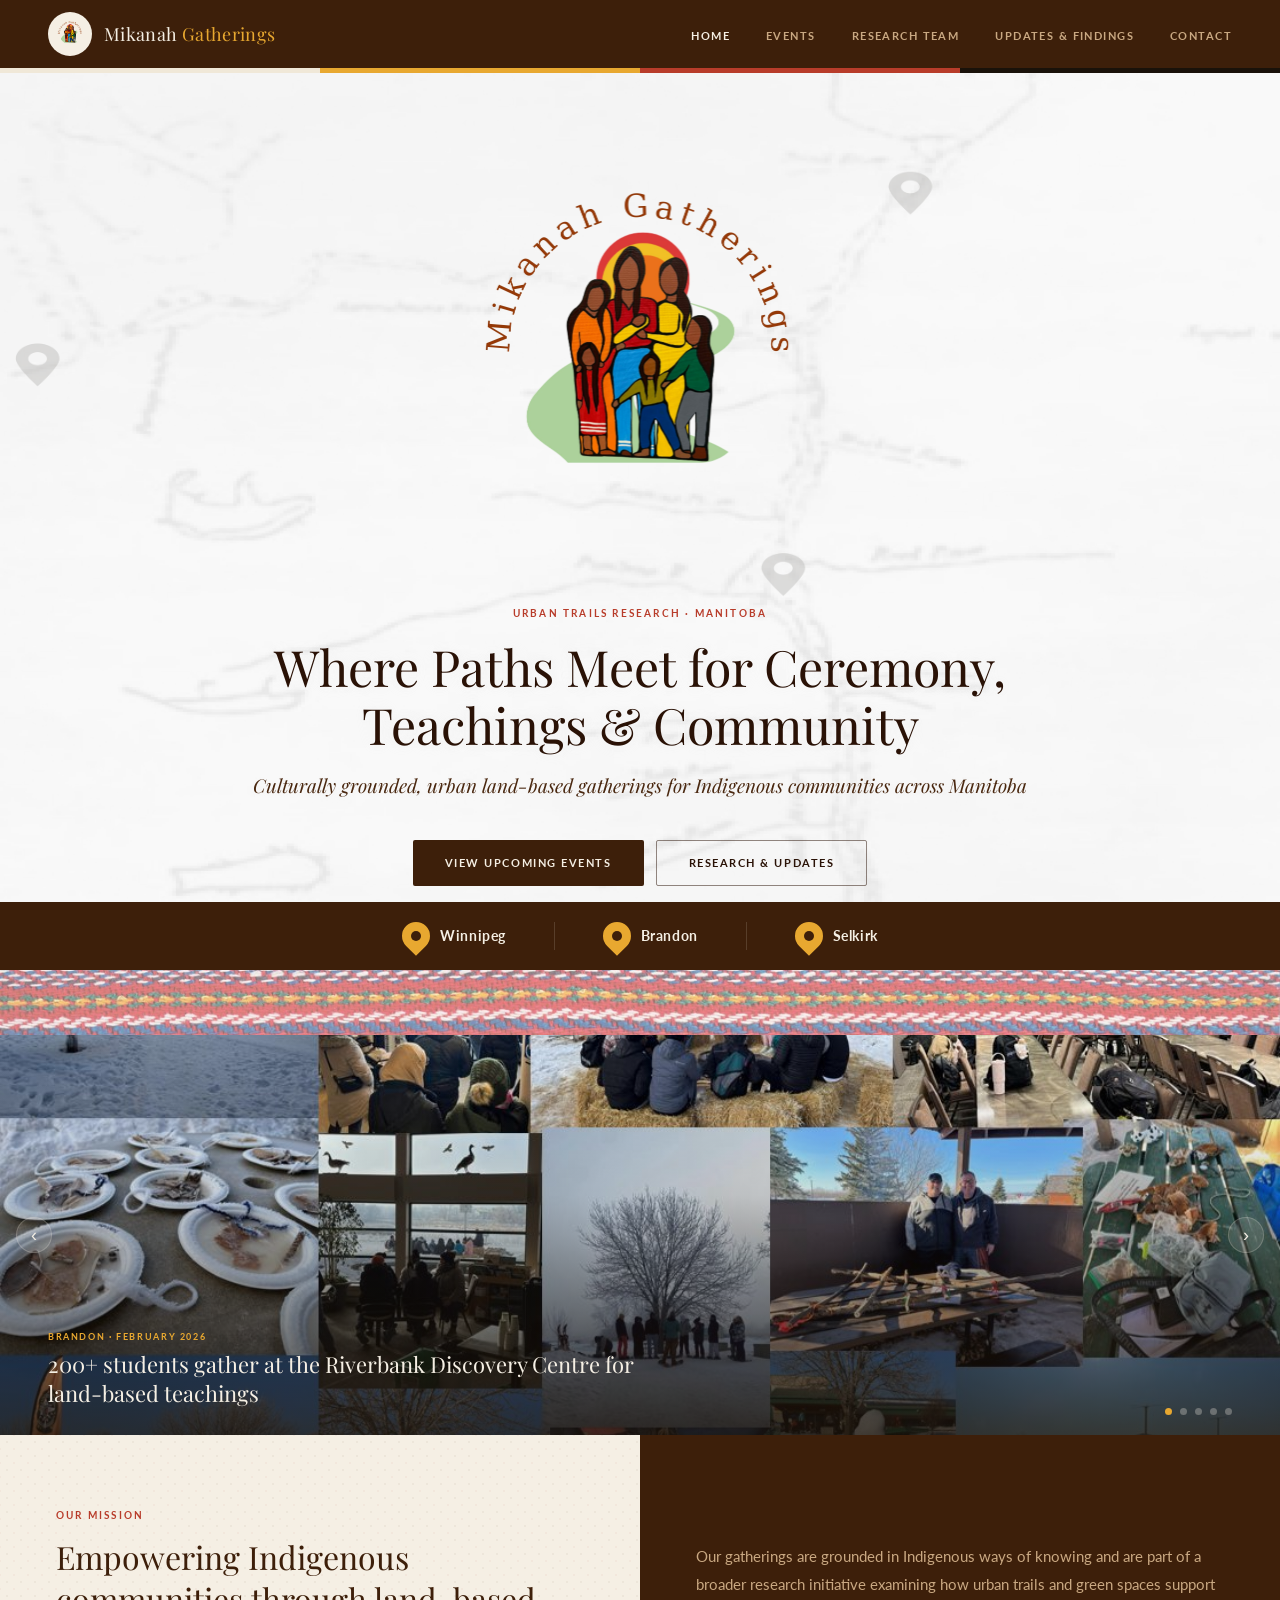
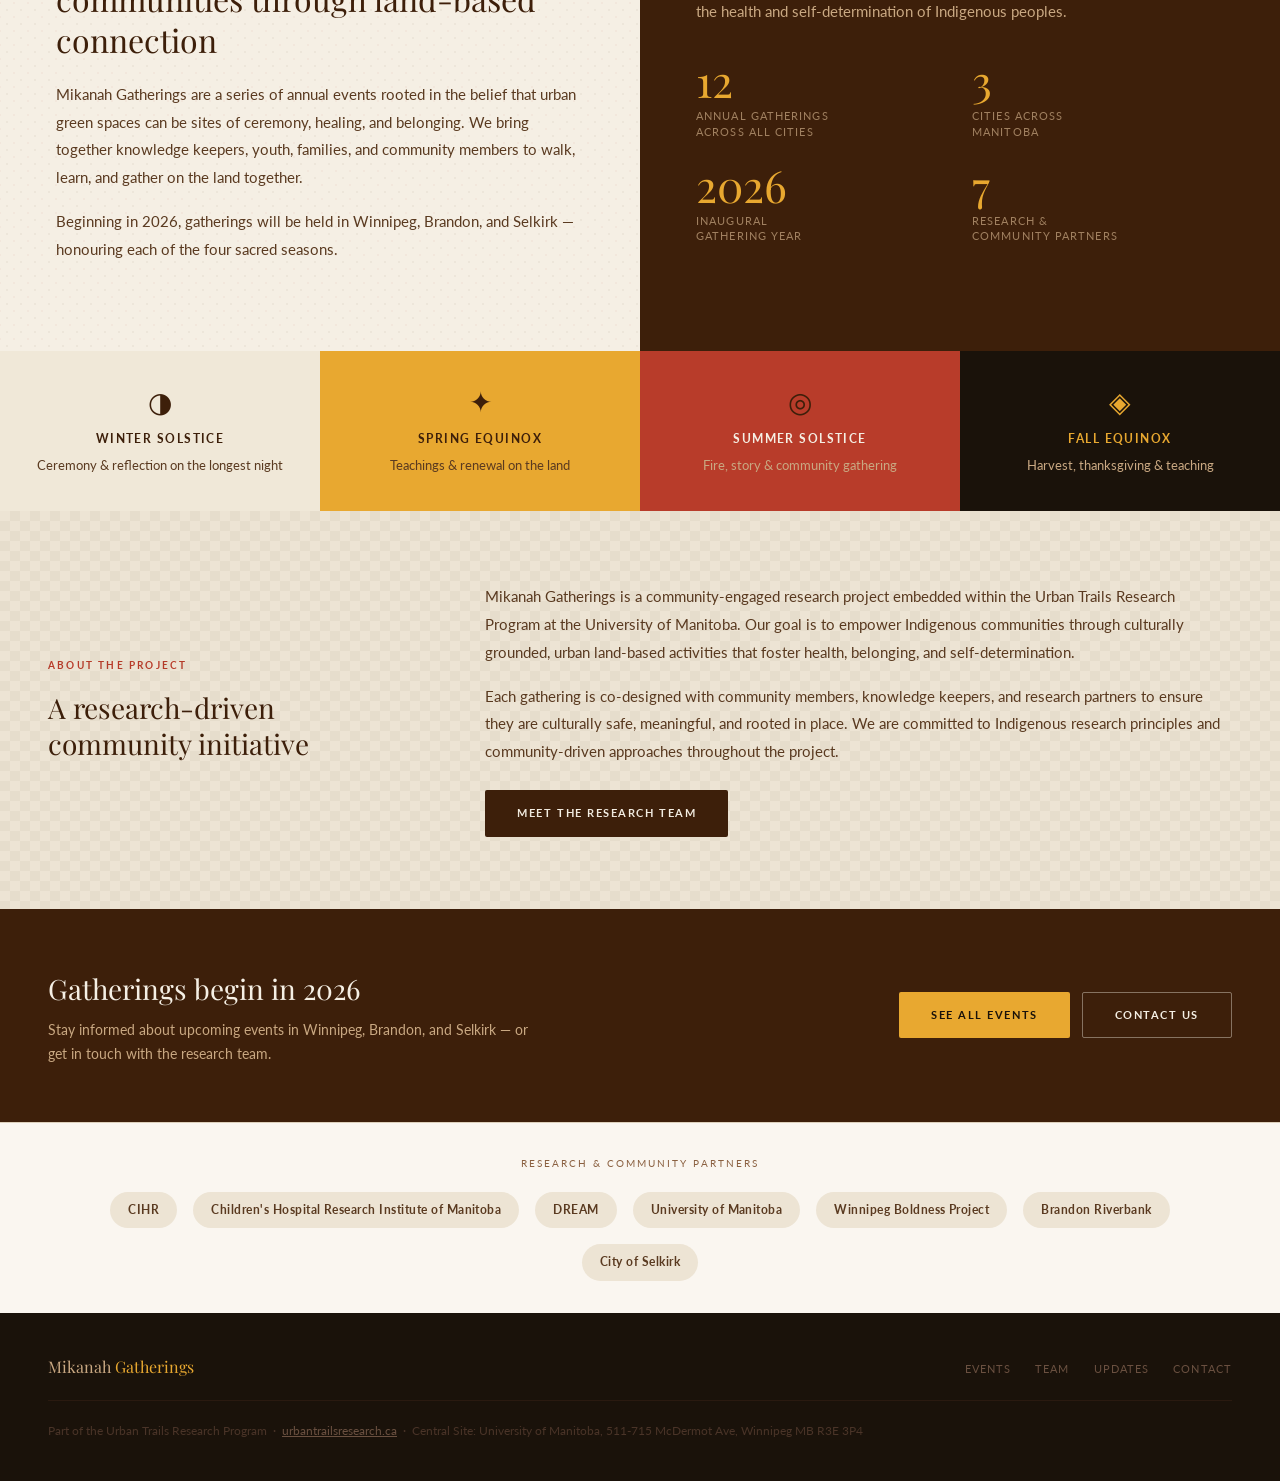
<file: mikanah-site/index.html>
<!DOCTYPE html>
<html lang="en">
<head>
  <meta charset="UTF-8">
  <meta name="viewport" content="width=device-width, initial-scale=1.0">
  <title>Mikanah Gatherings — Where Paths Meet</title>
  <meta name="description" content="Mikanah Gatherings are culturally grounded, urban land-based events for Indigenous communities across Manitoba — held in Winnipeg, Brandon, and Selkirk.">
  <link rel="stylesheet" href="style.css">
  <style>
    /* ---- HERO — full-width map background ---- */
    .hero {
      background: #f5f5f5;
      padding: 32px 48px 16px;
      text-align: center;
      position: relative;
      overflow: hidden;
      display: flex;
      flex-direction: column;
      align-items: center;
      justify-content: flex-start;
      /* map-bg.jpg (2880x1987) is anchored to the top (see .hero-map-bg), so any
         crop from "cover" only ever eats into the bottom of the image, which is
         empty map with no markers. The 3 city markers sit at roughly 13%/35%/59%
         down the image; this floor guarantees at least the top 70% (to the lowest
         marker plus buffer) always stays visible. Only engages on very wide
         viewports where content alone is shorter than that; normal content height
         wins otherwise. */
      min-height: calc(100vw * 1391 / 2880);
    }
    .hero-map-bg {
      position: absolute;
      inset: 0;
      background-image: url('images/map-bg.jpg');
      background-size: cover;
      background-position: center top;
      background-repeat: no-repeat;
      opacity: 0.45;
    }
    .hero-map-overlay {
      position: absolute;
      inset: 0;
      background: rgba(245, 245, 245, 0.1);
    }
    .hero-content {
      position: relative;
      z-index: 2;
      display: flex;
      flex-direction: column;
      align-items: center;
    }
    .hero-logo {
      width: clamp(200px, 42vw, 500px);
      height: clamp(200px, 42vw, 500px);
      object-fit: contain;
      margin-bottom: 0;
      border-radius: 50%;
      background: transparent;
      padding: 0;
    }
    .hero-eyebrow {
      font-size: 10px;
      letter-spacing: 0.22em;
      text-transform: uppercase;
      color: #b83c2a;
      margin-bottom: 16px;
      font-weight: 700;
    }
    .hero h1 {
      font-family: 'Playfair Display', serif;
      font-size: 50px;
      font-weight: 400;
      color: #2a1206;
      line-height: 1.15;
      margin-bottom: 18px;
      max-width: 740px;
      text-shadow: 0 1px 6px rgba(245,245,245,0.95), 0 0 20px rgba(245,245,245,0.7);
    }
    .hero-tagline {
      font-family: 'Playfair Display', serif;
      font-style: italic;
      font-size: 19px;
      color: #4a2810;
      margin-bottom: 40px;
      line-height: 1.5;
      text-shadow: 0 1px 4px rgba(245,245,245,0.9);
    }
    .hero-ctas { display: flex; gap: 12px; justify-content: center; flex-wrap: wrap; }
    .hero .btn-primary { background: #3d1f0a; color: var(--cream); }
    .hero .btn-primary:hover { background: #2a1206; }
    .hero .btn-outline { color: #2a1206; border-color: rgba(42,18,6,0.5); }
    .hero .btn-outline:hover { background: rgba(42,18,6,0.08); border-color: #2a1206; }

    /* ---- MAP MARKERS — city name only, no subtitle ---- */
    .map-markers {
      background: #3d1f0a;
      padding: 20px 48px;
      display: flex;
      align-items: center;
      justify-content: center;
      gap: 48px;
      flex-wrap: wrap;
    }
    .map-marker {
      display: flex;
      align-items: center;
      gap: 10px;
    }
    .marker-pin {
      width: 28px;
      height: 28px;
      background: var(--gold);
      border-radius: 50% 50% 50% 0;
      transform: rotate(-45deg);
      flex-shrink: 0;
      display: flex;
      align-items: center;
      justify-content: center;
    }
    .marker-pin-inner {
      width: 10px;
      height: 10px;
      background: #3d1f0a;
      border-radius: 50%;
      transform: rotate(45deg);
    }
    .marker-city {
      font-size: 14px;
      font-weight: 700;
      color: var(--cream);
      letter-spacing: 0.04em;
    }
    .marker-divider {
      width: 1px;
      height: 28px;
      background: rgba(245,239,228,0.15);
    }

    /* ---- MÉTIS SASH — real photo, medium height, faded ---- */
    .metis-sash {
      width: 100%;
      height: 65px;
      overflow: hidden;
      position: relative;
    }
    .metis-sash img {
      width: 100%;
      height: 100%;
      object-fit: cover;
      object-position: center center;
      opacity: 0.55;
      display: block;
    }

    /* ---- CAROUSEL ---- */
    .carousel-wrap {
      position: relative;
      overflow: hidden;
      background: var(--near-black);
    }
    .carousel-track {
      display: flex;
      transition: transform 0.65s ease;
    }
    .carousel-slide {
      min-width: 100%;
      height: 400px;
      position: relative;
      display: flex;
      align-items: flex-end;
      flex-shrink: 0;
    }
    .carousel-slide-img {
      position: absolute;
      inset: 0;
      background-size: cover;
      background-position: center;
    }
    .carousel-slide-overlay {
      position: absolute;
      inset: 0;
      background: linear-gradient(to top, rgba(26,18,10,0.82) 0%, rgba(26,18,10,0.15) 60%, transparent 100%);
    }
    .carousel-caption {
      position: relative;
      z-index: 2;
      padding: 28px 48px;
      width: 100%;
    }
    .carousel-tag {
      font-size: 9px;
      letter-spacing: 0.18em;
      text-transform: uppercase;
      color: var(--gold);
      font-weight: 700;
      margin-bottom: 6px;
    }
    .carousel-title {
      font-family: 'Playfair Display', serif;
      font-size: 22px;
      font-weight: 400;
      color: var(--cream);
      line-height: 1.3;
      max-width: 640px;
    }
    .carousel-controls {
      position: absolute;
      bottom: 20px;
      right: 48px;
      display: flex;
      align-items: center;
      gap: 8px;
      z-index: 10;
    }
    .carousel-dot {
      width: 7px;
      height: 7px;
      border-radius: 50%;
      background: rgba(245,239,228,0.3);
      border: none;
      cursor: pointer;
      transition: background 0.2s;
      padding: 0;
    }
    .carousel-dot.active { background: var(--gold); }
    .carousel-arrow {
      background: rgba(245,239,228,0.12);
      border: 1px solid rgba(245,239,228,0.2);
      color: var(--cream);
      font-size: 18px;
      width: 36px;
      height: 36px;
      border-radius: 50%;
      cursor: pointer;
      display: flex;
      align-items: center;
      justify-content: center;
      transition: background 0.2s;
      position: absolute;
      top: 50%;
      transform: translateY(-50%);
      z-index: 10;
    }
    .carousel-arrow:hover { background: rgba(245,239,228,0.25); }
    .carousel-arrow-l { left: 16px; }
    .carousel-arrow-r { right: 16px; }

    /* ---- SUBTLE PATTERNS ---- */
    .mission-text { position: relative; overflow: hidden; }
    .mission-beadwork {
      position: absolute;
      inset: 0;
      background-image: radial-gradient(circle, #3d1f0a 1px, transparent 1px),
        radial-gradient(circle, #b83c2a 1px, transparent 1px);
      background-size: 14px 14px, 14px 14px;
      background-position: 0 0, 7px 7px;
      opacity: 0.04;
      pointer-events: none;
    }
    .about-teaser { position: relative; overflow: hidden; }
    .about-diamond {
      position: absolute;
      inset: 0;
      background-image:
        linear-gradient(45deg, #3d1f0a 25%, transparent 25%),
        linear-gradient(-45deg, #3d1f0a 25%, transparent 25%),
        linear-gradient(45deg, transparent 75%, #3d1f0a 75%),
        linear-gradient(-45deg, transparent 75%, #3d1f0a 75%);
      background-size: 20px 20px;
      background-position: 0 0, 0 10px, 10px -10px, -10px 0px;
      opacity: 0.03;
      pointer-events: none;
    }

    /* ---- MISSION ---- */
    .mission {
      display: grid;
      grid-template-columns: 1fr 1fr;
    }
    .mission-text {
      padding: 72px 56px;
      background: var(--cream);
    }
    .mission-text h2 {
      font-family: 'Playfair Display', serif;
      font-size: 32px;
      font-weight: 400;
      color: var(--brown-dark);
      line-height: 1.3;
      margin-bottom: 20px;
    }
    .mission-text p {
      font-size: 15px;
      line-height: 1.85;
      color: var(--text-body);
      margin-bottom: 16px;
    }
    .mission-dark {
      background: var(--brown-dark);
      padding: 72px 56px;
      display: flex;
      flex-direction: column;
      justify-content: center;
    }
    .mission-dark p {
      font-size: 15px;
      line-height: 1.85;
      color: var(--brown-light);
      margin-bottom: 32px;
    }
    .stats {
      display: grid;
      grid-template-columns: 1fr 1fr;
      gap: 24px;
    }
    .stat-number {
      font-family: 'Playfair Display', serif;
      font-size: 44px;
      color: var(--gold);
      line-height: 1;
      margin-bottom: 6px;
    }
    .stat-label {
      font-size: 11px;
      letter-spacing: 0.1em;
      text-transform: uppercase;
      color: #a08060;
      line-height: 1.4;
    }

    /* ---- SEASONS ---- */
    .seasons {
      display: grid;
      grid-template-columns: repeat(4, 1fr);
    }
    .season {
      padding: 36px 24px;
      text-align: center;
    }
    .season-icon {
      font-size: 28px;
      margin-bottom: 14px;
      display: block;
      line-height: 1;
    }
    .season h3 {
      font-size: 12px;
      letter-spacing: 0.12em;
      text-transform: uppercase;
      font-weight: 700;
      margin-bottom: 6px;
    }
    .season p { font-size: 13px; line-height: 1.5; }
    .season.s1 { background: var(--off-white); }
    .season.s2 { background: var(--gold); }
    .season.s3 { background: var(--red); }
    .season.s4 { background: var(--near-black); }
    .season.s1 h3, .season.s2 h3 { color: var(--brown-dark); }
    .season.s3 h3 { color: var(--cream); }
    .season.s4 h3 { color: var(--gold); }
    .season.s1 p, .season.s2 p { color: var(--brown-mid); }
    .season.s3 p, .season.s4 p { color: var(--brown-light); }

    /* ---- ABOUT TEASER ---- */
    .about-teaser {
      padding: 72px 48px;
      background: var(--cream-mid);
      display: grid;
      grid-template-columns: 1fr 2fr;
      gap: 64px;
      align-items: center;
    }
    .about-teaser-label .section-label { margin-bottom: 16px; }
    .about-teaser-label h2 {
      font-family: 'Playfair Display', serif;
      font-size: 28px;
      font-weight: 400;
      color: var(--brown-dark);
      line-height: 1.3;
    }
    .about-teaser-body p {
      font-size: 15px;
      line-height: 1.85;
      color: var(--text-body);
      margin-bottom: 16px;
    }
    .about-teaser-body p:last-of-type { margin-bottom: 24px; }

    /* ---- CTA BAND ---- */
    .cta-band {
      background: var(--brown-dark);
      padding: 56px 48px;
      display: flex;
      align-items: center;
      justify-content: space-between;
      gap: 32px;
      flex-wrap: wrap;
    }
    .cta-band h2 {
      font-family: 'Playfair Display', serif;
      font-size: 28px;
      font-weight: 400;
      color: var(--cream);
    }
    .cta-band p {
      font-size: 14px;
      color: var(--brown-light);
      margin-top: 6px;
      max-width: 500px;
    }

    /* ---- RESPONSIVE ---- */
    @media (max-width: 900px) {
      .mission { grid-template-columns: 1fr; }
      .seasons { grid-template-columns: repeat(2, 1fr); }
      .about-teaser { grid-template-columns: 1fr; gap: 24px; padding: 48px 20px; }
      .hero h1 { font-size: 36px; }
      .mission-text, .mission-dark { padding: 48px 24px; }
      .cta-band { padding: 40px 20px; flex-direction: column; align-items: flex-start; }
      .map-markers { gap: 20px; padding: 20px 24px; }
      .marker-divider { display: none; }
      .carousel-caption { padding: 24px 20px; }
      .carousel-controls { right: 20px; }
      .carousel-title { font-size: 18px; }
    }
    @media (max-width: 600px) {
      .hero { padding: 24px 20px 14px; min-height: auto; }
      .hero h1 { font-size: 30px; }
      .seasons { grid-template-columns: repeat(2, 1fr); }
      .stats { grid-template-columns: 1fr 1fr; }
      .map-markers { flex-direction: column; gap: 16px; }
      .carousel-slide { height: 300px; }
    }
  </style>
</head>
<body>

  <!-- NAV -->
  <nav class="site-nav">
    <a href="index.html" class="nav-logo">
      <img src="images/logo.png" alt="Mikanah Gatherings logo">
      <span class="nav-logo-text">Mikanah <span>Gatherings</span></span>
    </a>
    <button class="nav-toggle" aria-label="Toggle menu" onclick="document.querySelector('.nav-links').classList.toggle('open')">
      <span></span><span></span><span></span>
    </button>
    <ul class="nav-links">
      <li><a href="index.html" class="active">Home</a></li>
      <li><a href="events.html">Events</a></li>
      <li><a href="team.html">Research Team</a></li>
      <li><a href="updates.html">Updates &amp; Findings</a></li>
      <li><a href="contact.html">Contact</a></li>
    </ul>
  </nav>
  <div class="sacred-strip">
    <span class="s-white"></span><span class="s-yellow"></span><span class="s-red"></span><span class="s-black"></span>
  </div>

  <!-- HERO — full-width map -->
  <section class="hero">
    <div class="hero-map-bg"></div>
    <div class="hero-map-overlay"></div>
    <div class="hero-content">
      <img src="images/logo.png" alt="Mikanah Gatherings" class="hero-logo">
      <div class="hero-eyebrow">Urban Trails Research · Manitoba</div>
      <h1>Where Paths Meet for Ceremony, Teachings &amp; Community</h1>
      <p class="hero-tagline">Culturally grounded, urban land-based gatherings for Indigenous communities across Manitoba</p>
      <div class="hero-ctas">
        <a href="events.html" class="btn-primary">View Upcoming Events</a>
        <a href="updates.html" class="btn-outline">Research &amp; Updates</a>
      </div>
    </div>
  </section>

  <!-- MAP MARKERS — city name only -->
  <div class="map-markers">
    <div class="map-marker">
      <div class="marker-pin"><div class="marker-pin-inner"></div></div>
      <span class="marker-city">Winnipeg</span>
    </div>
    <div class="marker-divider"></div>
    <div class="map-marker">
      <div class="marker-pin"><div class="marker-pin-inner"></div></div>
      <span class="marker-city">Brandon</span>
    </div>
    <div class="marker-divider"></div>
    <div class="map-marker">
      <div class="marker-pin"><div class="marker-pin-inner"></div></div>
      <span class="marker-city">Selkirk</span>
    </div>
  </div>

  <!-- MÉTIS SASH — real photo, medium height, faded -->
  <div class="metis-sash" aria-label="Métis sash — ceinture fléchée">
    <img src="images/metis-sash.jpg" alt="Métis sash textile — ceinture fléchée">
  </div>

  <!-- COMMUNITY CAROUSEL -->
  <div class="carousel-wrap">
    <div class="carousel-track" id="carouselTrack">

      <div class="carousel-slide">
        <div class="carousel-slide-img" style="background-image: url('images/brandon-event-1.png');"></div>
        <div class="carousel-slide-overlay"></div>
        <div class="carousel-caption">
          <div class="carousel-tag">Brandon · February 2026</div>
          <div class="carousel-title">200+ students gather at the Riverbank Discovery Centre for land-based teachings</div>
        </div>
      </div>

      <div class="carousel-slide">
        <div class="carousel-slide-img" style="background-image: url('images/brandon-event-2.png');"></div>
        <div class="carousel-slide-overlay"></div>
        <div class="carousel-caption">
          <div class="carousel-tag">Brandon · February 2026</div>
          <div class="carousel-title">Snowshoeing, shelter building, and fire pits on the trail</div>
        </div>
      </div>

      <div class="carousel-slide">
        <div class="carousel-slide-img" style="background-image: url('images/brandon-june-opening.jpg'); background-position: center 60%;"></div>
        <div class="carousel-slide-overlay"></div>
        <div class="carousel-caption">
          <div class="carousel-tag">Brandon · June 2026</div>
          <div class="carousel-title">Summer Solstice Gathering at the Riverbank Discovery Centre</div>
        </div>
      </div>

      <div class="carousel-slide">
        <div class="carousel-slide-img" style="background-image: url('images/brandon-june-tipi.jpg'); background-position: center 70%;"></div>
        <div class="carousel-slide-overlay"></div>
        <div class="carousel-caption">
          <div class="carousel-tag">Brandon · June 2026</div>
          <div class="carousel-title">Tipi teachings — protocols and the significance of the lodge</div>
        </div>
      </div>

      <div class="carousel-slide">
        <div class="carousel-slide-img" style="background-image: url('images/brandon-june-drum.jpg'); background-position: center 55%;"></div>
        <div class="carousel-slide-overlay"></div>
        <div class="carousel-caption">
          <div class="carousel-tag">Brandon · June 2026</div>
          <div class="carousel-title">Drum teachings — the drum as a source of wellness</div>
        </div>
      </div>

    </div>
    <button class="carousel-arrow carousel-arrow-l" onclick="carouselSlide(-1)">&#8249;</button>
    <button class="carousel-arrow carousel-arrow-r" onclick="carouselSlide(1)">&#8250;</button>
    <div class="carousel-controls" id="carouselDots"></div>
  </div>

  <!-- MISSION -->
  <section class="mission">
    <div class="mission-text">
      <div class="mission-beadwork"></div>
      <div class="section-label">Our Mission</div>
      <h2>Empowering Indigenous communities through land-based connection</h2>
      <p>Mikanah Gatherings are a series of annual events rooted in the belief that urban green spaces can be sites of ceremony, healing, and belonging. We bring together knowledge keepers, youth, families, and community members to walk, learn, and gather on the land together.</p>
      <p>Beginning in 2026, gatherings will be held in Winnipeg, Brandon, and Selkirk — honouring each of the four sacred seasons.</p>
    </div>
    <div class="mission-dark">
      <p>Our gatherings are grounded in Indigenous ways of knowing and are part of a broader research initiative examining how urban trails and green spaces support the health and self-determination of Indigenous peoples.</p>
      <div class="stats">
        <div class="stat-block">
          <div class="stat-number">12</div>
          <div class="stat-label">Annual gatherings<br>across all cities</div>
        </div>
        <div class="stat-block">
          <div class="stat-number">3</div>
          <div class="stat-label">Cities across<br>Manitoba</div>
        </div>
        <div class="stat-block">
          <div class="stat-number">2026</div>
          <div class="stat-label">Inaugural<br>gathering year</div>
        </div>
        <div class="stat-block">
          <div class="stat-number">7</div>
          <div class="stat-label">Research &amp;<br>community partners</div>
        </div>
      </div>
    </div>
  </section>

  <!-- SEASONS -->
  <div class="seasons">
    <div class="season s1">
      <span class="season-icon">&#9681;</span>
      <h3>Winter Solstice</h3>
      <p>Ceremony &amp; reflection on the longest night</p>
    </div>
    <div class="season s2">
      <span class="season-icon">&#10022;</span>
      <h3>Spring Equinox</h3>
      <p>Teachings &amp; renewal on the land</p>
    </div>
    <div class="season s3">
      <span class="season-icon">&#9678;</span>
      <h3>Summer Solstice</h3>
      <p>Fire, story &amp; community gathering</p>
    </div>
    <div class="season s4">
      <span class="season-icon" style="color:var(--gold);">&#9672;</span>
      <h3>Fall Equinox</h3>
      <p>Harvest, thanksgiving &amp; teaching</p>
    </div>
  </div>

  <!-- ABOUT -->
  <section class="about-teaser">
    <div class="about-diamond"></div>
    <div class="about-teaser-label">
      <div class="section-label">About the Project</div>
      <h2>A research-driven community initiative</h2>
    </div>
    <div class="about-teaser-body">
      <p>Mikanah Gatherings is a community-engaged research project embedded within the Urban Trails Research Program at the University of Manitoba. Our goal is to empower Indigenous communities through culturally grounded, urban land-based activities that foster health, belonging, and self-determination.</p>
      <p>Each gathering is co-designed with community members, knowledge keepers, and research partners to ensure they are culturally safe, meaningful, and rooted in place. We are committed to Indigenous research principles and community-driven approaches throughout the project.</p>
      <a href="team.html" class="btn-primary" style="background: var(--brown-dark); color: var(--cream);">Meet the Research Team</a>
    </div>
  </section>

  <!-- CTA BAND -->
  <section class="cta-band">
    <div>
      <h2>Gatherings begin in 2026</h2>
      <p>Stay informed about upcoming events in Winnipeg, Brandon, and Selkirk — or get in touch with the research team.</p>
    </div>
    <div style="display:flex; gap:12px; flex-wrap:wrap;">
      <a href="events.html" class="btn-primary">See All Events</a>
      <a href="contact.html" class="btn-outline">Contact Us</a>
    </div>
  </section>

  <!-- PARTNERS -->
  <div class="partners-bar">
    <p>Research &amp; Community Partners</p>
    <div class="partner-logos">
      <a href="https://cihr-irsc.gc.ca/e/193.html" target="_blank" class="partner-pill">CIHR</a>
      <a href="https://www.chrim.ca/" target="_blank" class="partner-pill">Children's Hospital Research Institute of Manitoba</a>
      <a href="https://www.dreamdiabetesresearch.com/" target="_blank" class="partner-pill">DREAM</a>
      <a href="https://umanitoba.ca/" target="_blank" class="partner-pill">University of Manitoba</a>
      <a href="https://www.winnipegboldness.ca/" target="_blank" class="partner-pill">Winnipeg Boldness Project</a>
      <a href="https://riverbank.mb.ca/" target="_blank" class="partner-pill">Brandon Riverbank</a>
      <a href="https://www.myselkirk.ca/" target="_blank" class="partner-pill">City of Selkirk</a>
    </div>
  </div>

  <!-- FOOTER -->
  <footer class="site-footer">
    <div class="footer-logo">Mikanah <span>Gatherings</span></div>
    <ul class="footer-links">
      <li><a href="events.html">Events</a></li>
      <li><a href="team.html">Team</a></li>
      <li><a href="updates.html">Updates</a></li>
      <li><a href="contact.html">Contact</a></li>
    </ul>
    <div class="footer-note">
      Part of the Urban Trails Research Program &nbsp;·&nbsp;
      <a href="https://www.urbantrailsresearch.ca" style="color:#6a5040;">urbantrailsresearch.ca</a>
      &nbsp;·&nbsp; Central Site: University of Manitoba, 511-715 McDermot Ave, Winnipeg MB R3E 3P4
    </div>
  </footer>

  <script>
    let carouselCurrent = 0;
    const carouselTotal = 5;
    const dotsContainer = document.getElementById('carouselDots');
    for (let i = 0; i < carouselTotal; i++) {
      const dot = document.createElement('button');
      dot.className = 'carousel-dot' + (i === 0 ? ' active' : '');
      dot.setAttribute('aria-label', 'Slide ' + (i + 1));
      dot.onclick = () => carouselGoTo(i);
      dotsContainer.appendChild(dot);
    }
    function carouselGoTo(n) {
      carouselCurrent = (n + carouselTotal) % carouselTotal;
      document.getElementById('carouselTrack').style.transform = `translateX(-${carouselCurrent * 100}%)`;
      document.querySelectorAll('.carousel-dot').forEach((d, i) => d.classList.toggle('active', i === carouselCurrent));
    }
    function carouselSlide(dir) { carouselGoTo(carouselCurrent + dir); }
    setInterval(() => carouselSlide(1), 4500);
  </script>

</body>
</html>
</file>
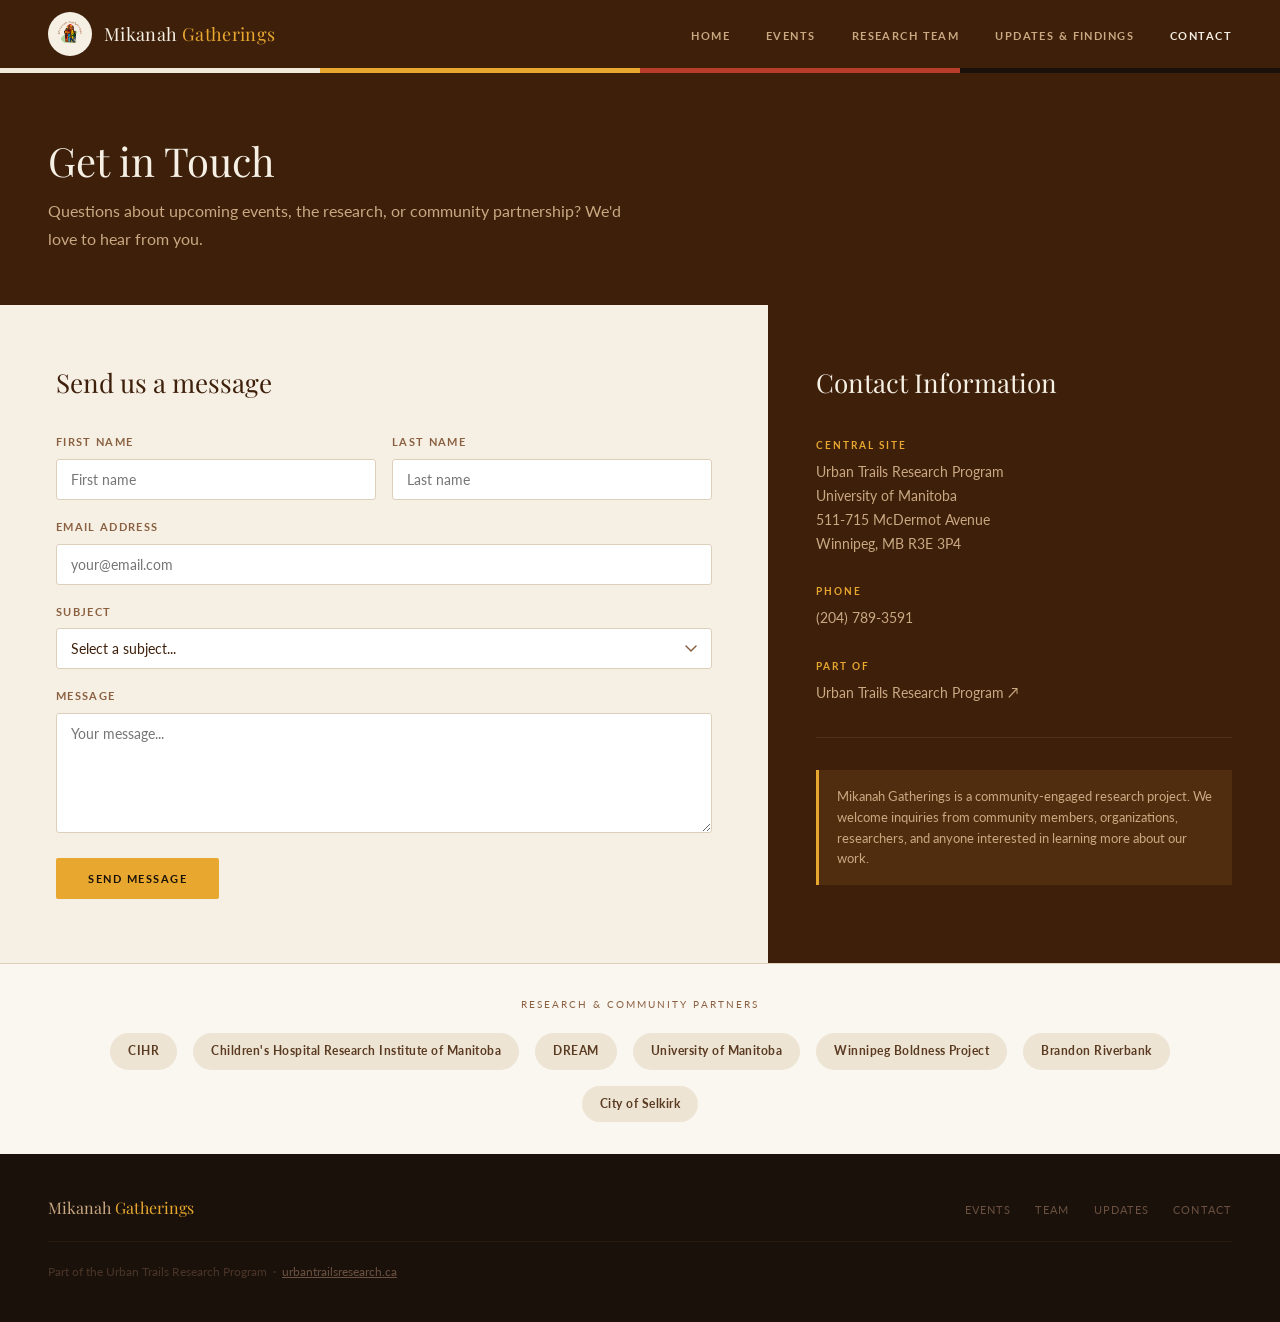
<file: mikanah-site/contact.html>
<!DOCTYPE html>
<html lang="en">
<head>
  <meta charset="UTF-8">
  <meta name="viewport" content="width=device-width, initial-scale=1.0">
  <title>Contact — Mikanah Gatherings</title>
  <link rel="stylesheet" href="style.css">
  <style>
    .contact-layout { display: grid; grid-template-columns: 3fr 2fr; }
    .contact-form-area { padding: 56px 56px 64px; background: var(--cream); }
    .contact-form-area h2 { font-family: 'Playfair Display', serif; font-size: 26px; font-weight: 400; color: var(--brown-dark); margin-bottom: 28px; }
    .form-row { display: grid; grid-template-columns: 1fr 1fr; gap: 16px; }
    .form-field { margin-bottom: 18px; }
    .form-field label { display: block; font-size: 11px; letter-spacing: 0.12em; text-transform: uppercase; color: var(--text-muted); font-weight: 700; margin-bottom: 7px; }
    .form-field input, .form-field textarea, .form-field select { width: 100%; padding: 11px 14px; border: 1px solid var(--border); border-radius: 3px; background: #fff; font-family: 'Lato', sans-serif; font-size: 14px; color: var(--brown-dark); transition: border-color 0.2s; }
    .form-field input:focus, .form-field textarea:focus, .form-field select:focus { outline: none; border-color: var(--gold); }
    .form-field textarea { height: 120px; resize: vertical; }
    .form-field select { appearance: none; background-image: url("data:image/svg+xml,%3Csvg xmlns='http://www.w3.org/2000/svg' width='12' height='8' viewBox='0 0 12 8'%3E%3Cpath d='M1 1l5 5 5-5' stroke='%238a6040' stroke-width='1.5' fill='none' stroke-linecap='round'/%3E%3C/svg%3E"); background-repeat: no-repeat; background-position: right 14px center; padding-right: 36px; }
    .form-success { display: none; background: #eaf3de; border: 1px solid #a0c870; border-radius: 4px; padding: 20px 24px; font-size: 14px; color: #2a5a10; line-height: 1.6; margin-top: 16px; }
    .contact-info-area { background: var(--brown-dark); padding: 56px 48px 64px; }
    .contact-info-area h2 { font-family: 'Playfair Display', serif; font-size: 26px; font-weight: 400; color: var(--cream); margin-bottom: 32px; }
    .info-item { margin-bottom: 28px; }
    .info-label { font-size: 10px; letter-spacing: 0.2em; text-transform: uppercase; color: var(--gold); font-weight: 700; margin-bottom: 6px; }
    .info-item p { font-size: 14px; color: var(--brown-light); line-height: 1.7; }
    .info-item a { color: var(--brown-light); text-decoration: none; transition: color 0.2s; }
    .info-item a:hover { color: var(--cream); }
    .info-divider { border: none; border-top: 1px solid rgba(255,255,255,0.08); margin: 32px 0; }
    .info-note { background: rgba(232,168,48,0.1); border-left: 3px solid var(--gold); padding: 16px 18px; }
    .info-note p { font-size: 13px; color: var(--brown-light); line-height: 1.6; }
    @media (max-width: 900px) { .contact-layout { grid-template-columns: 1fr; } .contact-form-area, .contact-info-area { padding: 40px 20px 48px; } .form-row { grid-template-columns: 1fr; } }
  </style>
</head>
<body>
  <nav class="site-nav">
    <a href="index.html" class="nav-logo">
      <img src="images/logo.png" alt="Mikanah Gatherings logo">
      <span class="nav-logo-text">Mikanah <span>Gatherings</span></span>
    </a>
    <button class="nav-toggle" aria-label="Toggle menu" onclick="document.querySelector('.nav-links').classList.toggle('open')">
      <span></span><span></span><span></span>
    </button>
    <ul class="nav-links">
      <li><a href="index.html">Home</a></li>
      <li><a href="events.html">Events</a></li>
      <li><a href="team.html">Research Team</a></li>
      <li><a href="updates.html">Updates &amp; Findings</a></li>
      <li><a href="contact.html" class="active">Contact</a></li>
    </ul>
  </nav>
  <div class="sacred-strip"><span class="s-white"></span><span class="s-yellow"></span><span class="s-red"></span><span class="s-black"></span></div>

  <div class="page-hero">
    <h1>Get in Touch</h1>
    <p>Questions about upcoming events, the research, or community partnership? We'd love to hear from you.</p>
  </div>

  <!-- Hidden form for Netlify detection -->
  <form name="contact" data-netlify="true" hidden>
    <input type="text" name="fname"><input type="text" name="lname"><input type="email" name="email"><input type="text" name="subject"><textarea name="message"></textarea>
  </form>

  <div class="contact-layout">
    <div class="contact-form-area">
      <h2>Send us a message</h2>
      <form id="contact-form" name="contact" method="POST" data-netlify="true" onsubmit="handleSubmit(event)">
        <input type="hidden" name="form-name" value="contact">
        <div class="form-row">
          <div class="form-field"><label for="fname">First Name</label><input type="text" id="fname" name="fname" placeholder="First name" required></div>
          <div class="form-field"><label for="lname">Last Name</label><input type="text" id="lname" name="lname" placeholder="Last name" required></div>
        </div>
        <div class="form-field"><label for="email">Email Address</label><input type="email" id="email" name="email" placeholder="your@email.com" required></div>
        <div class="form-field">
          <label for="subject">Subject</label>
          <select id="subject" name="subject">
            <option value="">Select a subject...</option>
            <option>Event Information</option>
            <option>Community Partnership</option>
            <option>Research Collaboration</option>
            <option>Media / Press</option>
            <option>General Inquiry</option>
          </select>
        </div>
        <div class="form-field"><label for="message">Message</label><textarea id="message" name="message" placeholder="Your message..." required></textarea></div>
        <button type="submit" class="btn-primary">Send Message</button>
        <div class="form-success" id="form-success">Thank you for reaching out! A member of the Mikanah Gatherings team will be in touch with you soon.</div>
      </form>
    </div>
    <div class="contact-info-area">
      <h2>Contact Information</h2>
      <div class="info-item"><div class="info-label">Central Site</div><p>Urban Trails Research Program<br>University of Manitoba<br>511-715 McDermot Avenue<br>Winnipeg, MB R3E 3P4</p></div>
      <div class="info-item"><div class="info-label">Phone</div><p><a href="tel:2047893591">(204) 789-3591</a></p></div>
      <div class="info-item"><div class="info-label">Part of</div><p><a href="https://www.urbantrailsresearch.ca" target="_blank">Urban Trails Research Program ↗</a></p></div>
      <hr class="info-divider">
      <div class="info-note"><p>Mikanah Gatherings is a community-engaged research project. We welcome inquiries from community members, organizations, researchers, and anyone interested in learning more about our work.</p></div>
    </div>
  </div>

  <div class="partners-bar">
    <p>Research &amp; Community Partners</p>
    <div class="partner-logos">
      <a href="https://cihr-irsc.gc.ca/e/193.html" target="_blank" class="partner-pill">CIHR</a>
      <a href="https://www.chrim.ca/" target="_blank" class="partner-pill">Children's Hospital Research Institute of Manitoba</a>
      <a href="https://www.dreamdiabetesresearch.com/" target="_blank" class="partner-pill">DREAM</a>
      <a href="https://umanitoba.ca/" target="_blank" class="partner-pill">University of Manitoba</a>
      <a href="https://www.winnipegboldness.ca/" target="_blank" class="partner-pill">Winnipeg Boldness Project</a>
      <a href="https://riverbank.mb.ca/" target="_blank" class="partner-pill">Brandon Riverbank</a>
      <a href="https://www.myselkirk.ca/" target="_blank" class="partner-pill">City of Selkirk</a>
    </div>
  </div>
  <footer class="site-footer">
    <div class="footer-logo">Mikanah <span>Gatherings</span></div>
    <ul class="footer-links"><li><a href="events.html">Events</a></li><li><a href="team.html">Team</a></li><li><a href="updates.html">Updates</a></li><li><a href="contact.html">Contact</a></li></ul>
    <div class="footer-note">Part of the Urban Trails Research Program &nbsp;·&nbsp; <a href="https://www.urbantrailsresearch.ca" style="color:#6a5040;">urbantrailsresearch.ca</a></div>
  </footer>

  <script>
    function handleSubmit(e){e.preventDefault();const btn=e.target.querySelector('button[type="submit"]');btn.textContent='Sending...';btn.disabled=true;const data=new FormData(e.target);fetch('/',{method:'POST',body:data}).then(()=>{btn.style.display='none';document.getElementById('form-success').style.display='block';}).catch(()=>{btn.style.display='none';document.getElementById('form-success').style.display='block';});}
  </script>
</body>
</html>
</file>
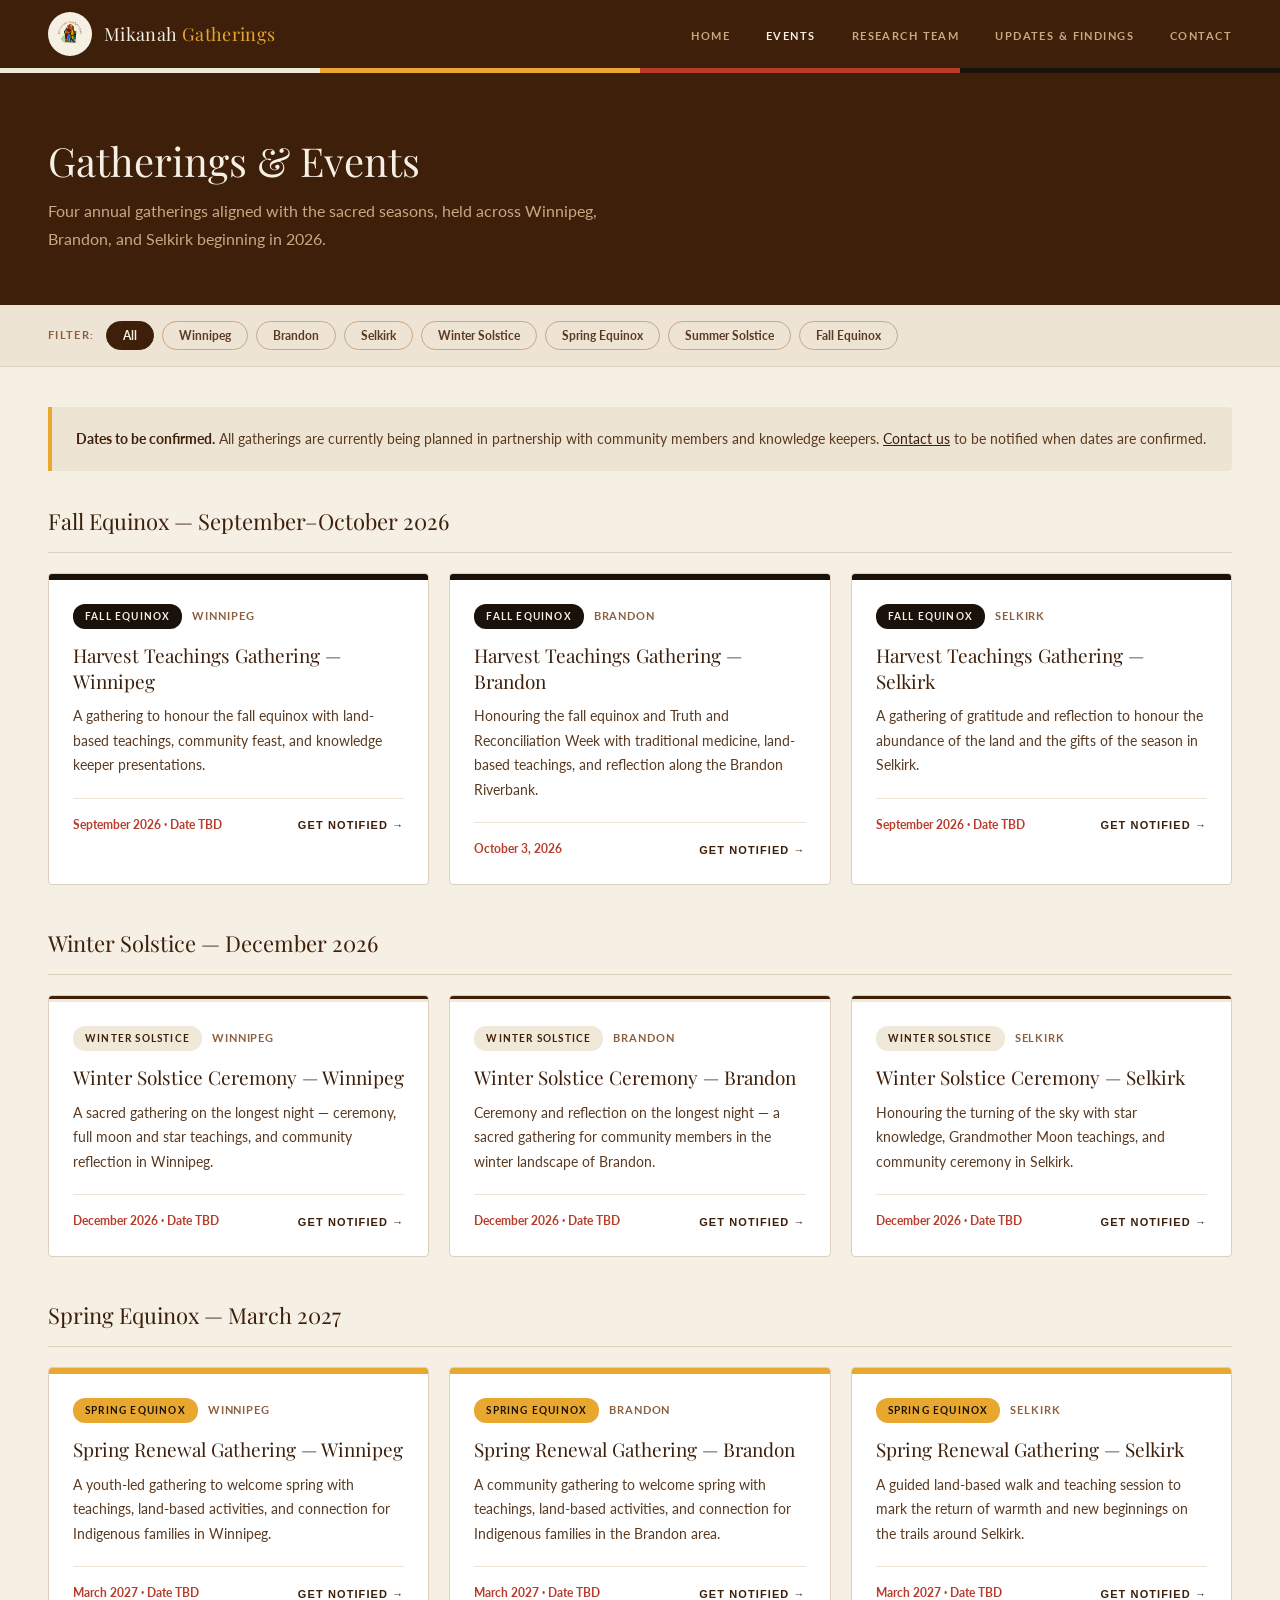
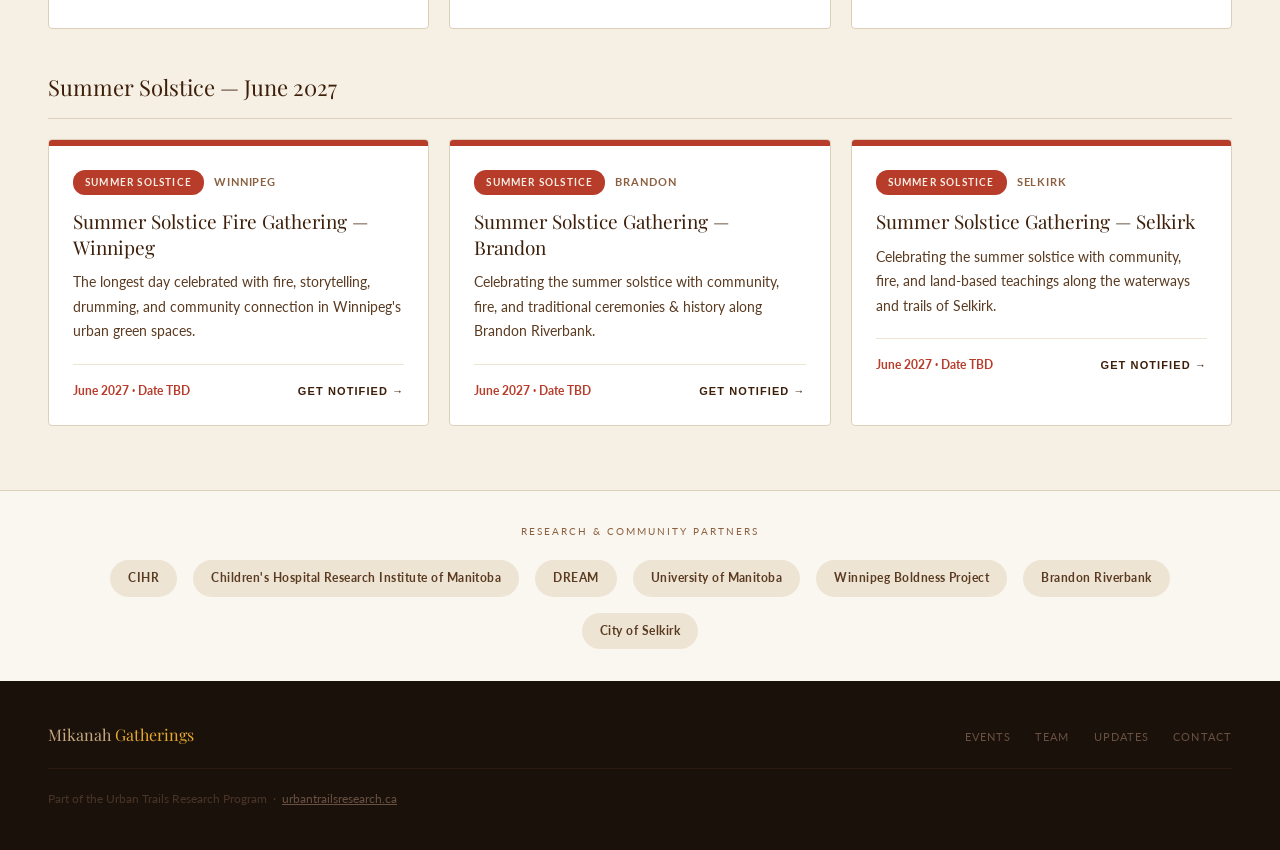
<file: mikanah-site/events.html>
<!DOCTYPE html>
<html lang="en">
<head>
  <meta charset="UTF-8">
  <meta name="viewport" content="width=device-width, initial-scale=1.0">
  <title>Events — Mikanah Gatherings</title>
  <meta name="description" content="Upcoming Mikanah Gatherings events in Winnipeg, Brandon, and Selkirk.">
  <link rel="stylesheet" href="style.css">
  <style>
    .filter-bar { background: var(--cream-mid); padding: 16px 48px; display: flex; gap: 8px; align-items: center; flex-wrap: wrap; border-bottom: 1px solid var(--border); }
    .filter-label { font-size: 11px; letter-spacing: 0.12em; text-transform: uppercase; color: var(--text-muted); font-weight: 700; margin-right: 4px; }
    .filter-btn { padding: 6px 16px; border-radius: 20px; font-size: 12px; font-family: 'Lato', sans-serif; border: 1px solid var(--brown-light); background: transparent; color: var(--brown-mid); cursor: pointer; transition: all 0.2s; font-weight: 700; }
    .filter-btn:hover, .filter-btn.active { background: var(--brown-dark); color: var(--cream); border-color: var(--brown-dark); }
    .events-section { padding: 40px 48px 56px; background: var(--cream); }
    .events-section h2 { font-family: 'Playfair Display', serif; font-size: 22px; font-weight: 400; color: var(--brown-dark); margin-bottom: 20px; padding-bottom: 12px; border-bottom: 1px solid var(--border); margin-top: 40px; }
    .events-section h2:first-of-type { margin-top: 0; }
    .events-grid { display: grid; grid-template-columns: repeat(auto-fill, minmax(320px, 1fr)); gap: 20px; margin-bottom: 8px; }
    .event-card { background: #fff; border: 1px solid var(--border); border-radius: 4px; overflow: hidden; transition: box-shadow 0.2s, transform 0.2s; }
    .event-card:hover { transform: translateY(-2px); box-shadow: 0 8px 24px rgba(61,31,10,0.10); }
    .event-card-top { height: 6px; }
    .top-winter { background: var(--off-white); border-top: 3px solid var(--brown-dark); }
    .top-spring { background: var(--gold); }
    .top-summer { background: var(--red); }
    .top-fall   { background: var(--near-black); }
    .event-card-body { padding: 24px; }
    .event-meta { display: flex; gap: 10px; align-items: center; margin-bottom: 14px; flex-wrap: wrap; }
    .season-tag { font-size: 10px; letter-spacing: 0.12em; text-transform: uppercase; font-weight: 700; padding: 4px 12px; border-radius: 12px; }
    .tag-winter { background: var(--off-white); color: var(--brown-dark); }
    .tag-spring { background: var(--gold); color: var(--near-black); }
    .tag-summer { background: var(--red); color: var(--cream); }
    .tag-fall   { background: var(--near-black); color: var(--cream); }
    .event-city { font-size: 11px; color: var(--text-muted); letter-spacing: 0.08em; text-transform: uppercase; font-weight: 700; }
    .event-card h3 { font-family: 'Playfair Display', serif; font-size: 19px; font-weight: 400; color: var(--brown-dark); margin-bottom: 10px; line-height: 1.35; }
    .event-card p { font-size: 14px; line-height: 1.75; color: var(--text-body); margin-bottom: 20px; }
    .event-footer { display: flex; justify-content: space-between; align-items: center; padding-top: 16px; border-top: 1px solid var(--cream-mid); }
    .event-date { font-size: 12px; color: var(--red); font-weight: 700; }
    .event-link { font-size: 11px; letter-spacing: 0.1em; text-transform: uppercase; color: var(--brown-dark); text-decoration: none; font-weight: 700; cursor: pointer; background: none; border: none; }
    .event-link:hover { color: var(--red); }
    .info-box { background: var(--cream-mid); border-left: 4px solid var(--gold); padding: 20px 24px; border-radius: 0 4px 4px 0; margin-bottom: 32px; }
    .info-box p { font-size: 14px; color: var(--text-body); line-height: 1.7; }
    .info-box strong { color: var(--brown-dark); }
    .no-events { padding: 40px; text-align: center; color: var(--text-muted); font-style: italic; font-size: 15px; display: none; }
    .modal-overlay { display: none; position: fixed; inset: 0; background: rgba(26,18,10,0.7); z-index: 200; align-items: center; justify-content: center; padding: 20px; }
    .modal-overlay.open { display: flex; }
    .modal { background: var(--cream); border-radius: 6px; padding: 40px 36px; width: 100%; max-width: 440px; position: relative; }
    .modal-close { position: absolute; top: 14px; right: 18px; background: none; border: none; font-size: 22px; color: var(--text-muted); cursor: pointer; line-height: 1; }
    .modal-close:hover { color: var(--brown-dark); }
    .modal-season-tag { margin-bottom: 12px; }
    .modal h3 { font-family: 'Playfair Display', serif; font-size: 20px; font-weight: 400; color: var(--brown-dark); margin-bottom: 8px; line-height: 1.3; }
    .modal p { font-size: 14px; color: var(--text-body); margin-bottom: 20px; line-height: 1.6; }
    .modal .form-field { margin-bottom: 14px; }
    .modal .form-field label { display: block; font-size: 11px; letter-spacing: 0.12em; text-transform: uppercase; color: var(--text-muted); font-weight: 700; margin-bottom: 6px; }
    .modal .form-field input { width: 100%; padding: 10px 14px; border: 1px solid var(--border); border-radius: 3px; font-family: 'Lato', sans-serif; font-size: 14px; color: var(--brown-dark); background: #fff; }
    .modal .form-field input:focus { outline: none; border-color: var(--gold); }
    .modal-success { display: none; text-align: center; padding: 16px 0 8px; }
    .modal-success .check { font-size: 36px; margin-bottom: 12px; display: block; }
    .modal-success h3 { font-size: 20px; color: var(--brown-dark); margin-bottom: 8px; }
    .modal-success p { font-size: 14px; color: var(--text-body); margin: 0; }
    @media (max-width: 768px) { .filter-bar { padding: 14px 20px; } .events-section { padding: 32px 20px 48px; } .events-grid { grid-template-columns: 1fr; } }
  </style>
</head>
<body>
  <nav class="site-nav">
    <a href="index.html" class="nav-logo">
      <img src="images/logo.png" alt="Mikanah Gatherings logo">
      <span class="nav-logo-text">Mikanah <span>Gatherings</span></span>
    </a>
    <button class="nav-toggle" aria-label="Toggle menu" onclick="document.querySelector('.nav-links').classList.toggle('open')">
      <span></span><span></span><span></span>
    </button>
    <ul class="nav-links">
      <li><a href="index.html">Home</a></li>
      <li><a href="events.html" class="active">Events</a></li>
      <li><a href="team.html">Research Team</a></li>
      <li><a href="updates.html">Updates &amp; Findings</a></li>
      <li><a href="contact.html">Contact</a></li>
    </ul>
  </nav>
  <div class="sacred-strip"><span class="s-white"></span><span class="s-yellow"></span><span class="s-red"></span><span class="s-black"></span></div>

  <div class="page-hero">
    <h1>Gatherings &amp; Events</h1>
    <p>Four annual gatherings aligned with the sacred seasons, held across Winnipeg, Brandon, and Selkirk beginning in 2026.</p>
  </div>

  <div class="filter-bar">
    <span class="filter-label">Filter:</span>
    <button class="filter-btn active" onclick="filterEvents('all',this)">All</button>
    <button class="filter-btn" onclick="filterEvents('winnipeg',this)">Winnipeg</button>
    <button class="filter-btn" onclick="filterEvents('brandon',this)">Brandon</button>
    <button class="filter-btn" onclick="filterEvents('selkirk',this)">Selkirk</button>
    <button class="filter-btn" onclick="filterEvents('winter',this)">Winter Solstice</button>
    <button class="filter-btn" onclick="filterEvents('spring',this)">Spring Equinox</button>
    <button class="filter-btn" onclick="filterEvents('summer',this)">Summer Solstice</button>
    <button class="filter-btn" onclick="filterEvents('fall',this)">Fall Equinox</button>
  </div>

  <!-- Hidden forms for Netlify detection -->
  <form name="event-notify" data-netlify="true" hidden>
    <input type="text" name="name"><input type="email" name="email"><input type="text" name="event">
  </form>

  <section class="events-section">
    <div class="info-box">
      <p><strong>Dates to be confirmed.</strong> All gatherings are currently being planned in partnership with community members and knowledge keepers. <a href="contact.html" style="color:var(--brown-dark);">Contact us</a> to be notified when dates are confirmed.</p>
    </div>

    <h2>Fall Equinox — September–October 2026</h2>
    <div class="events-grid">
      <div class="event-card" data-city="winnipeg" data-season="fall"><div class="event-card-top top-fall"></div><div class="event-card-body"><div class="event-meta"><span class="season-tag tag-fall">Fall Equinox</span><span class="event-city">Winnipeg</span></div><h3>Harvest Teachings Gathering — Winnipeg</h3><p>A gathering to honour the fall equinox with land-based teachings, community feast, and knowledge keeper presentations.</p><div class="event-footer"><span class="event-date">September 2026 · Date TBD</span><button class="event-link" onclick="openNotify('Harvest Teachings Gathering — Winnipeg','tag-fall','Fall Equinox')">Get Notified →</button></div></div></div>
      <div class="event-card" data-city="brandon" data-season="fall"><div class="event-card-top top-fall"></div><div class="event-card-body"><div class="event-meta"><span class="season-tag tag-fall">Fall Equinox</span><span class="event-city">Brandon</span></div><h3>Harvest Teachings Gathering — Brandon</h3><p>Honouring the fall equinox and Truth and Reconciliation Week with traditional medicine, land-based teachings, and reflection along the Brandon Riverbank.</p><div class="event-footer"><span class="event-date">October 3, 2026</span><button class="event-link" onclick="openNotify('Harvest Teachings Gathering — Brandon','tag-fall','Fall Equinox')">Get Notified →</button></div></div></div>
      <div class="event-card" data-city="selkirk" data-season="fall"><div class="event-card-top top-fall"></div><div class="event-card-body"><div class="event-meta"><span class="season-tag tag-fall">Fall Equinox</span><span class="event-city">Selkirk</span></div><h3>Harvest Teachings Gathering — Selkirk</h3><p>A gathering of gratitude and reflection to honour the abundance of the land and the gifts of the season in Selkirk.</p><div class="event-footer"><span class="event-date">September 2026 · Date TBD</span><button class="event-link" onclick="openNotify('Harvest Teachings Gathering — Selkirk','tag-fall','Fall Equinox')">Get Notified →</button></div></div></div>
    </div>

    <h2>Winter Solstice — December 2026</h2>
    <div class="events-grid">
      <div class="event-card" data-city="winnipeg" data-season="winter"><div class="event-card-top top-winter"></div><div class="event-card-body"><div class="event-meta"><span class="season-tag tag-winter">Winter Solstice</span><span class="event-city">Winnipeg</span></div><h3>Winter Solstice Ceremony — Winnipeg</h3><p>A sacred gathering on the longest night — ceremony, full moon and star teachings, and community reflection in Winnipeg.</p><div class="event-footer"><span class="event-date">December 2026 · Date TBD</span><button class="event-link" onclick="openNotify('Winter Solstice Ceremony — Winnipeg','tag-winter','Winter Solstice')">Get Notified →</button></div></div></div>
      <div class="event-card" data-city="brandon" data-season="winter"><div class="event-card-top top-winter"></div><div class="event-card-body"><div class="event-meta"><span class="season-tag tag-winter">Winter Solstice</span><span class="event-city">Brandon</span></div><h3>Winter Solstice Ceremony — Brandon</h3><p>Ceremony and reflection on the longest night — a sacred gathering for community members in the winter landscape of Brandon.</p><div class="event-footer"><span class="event-date">December 2026 · Date TBD</span><button class="event-link" onclick="openNotify('Winter Solstice Ceremony — Brandon','tag-winter','Winter Solstice')">Get Notified →</button></div></div></div>
      <div class="event-card" data-city="selkirk" data-season="winter"><div class="event-card-top top-winter"></div><div class="event-card-body"><div class="event-meta"><span class="season-tag tag-winter">Winter Solstice</span><span class="event-city">Selkirk</span></div><h3>Winter Solstice Ceremony — Selkirk</h3><p>Honouring the turning of the sky with star knowledge, Grandmother Moon teachings, and community ceremony in Selkirk.</p><div class="event-footer"><span class="event-date">December 2026 · Date TBD</span><button class="event-link" onclick="openNotify('Winter Solstice Ceremony — Selkirk','tag-winter','Winter Solstice')">Get Notified →</button></div></div></div>
    </div>

    <h2>Spring Equinox — March 2027</h2>
    <div class="events-grid">
      <div class="event-card" data-city="winnipeg" data-season="spring"><div class="event-card-top top-spring"></div><div class="event-card-body"><div class="event-meta"><span class="season-tag tag-spring">Spring Equinox</span><span class="event-city">Winnipeg</span></div><h3>Spring Renewal Gathering — Winnipeg</h3><p>A youth-led gathering to welcome spring with teachings, land-based activities, and connection for Indigenous families in Winnipeg.</p><div class="event-footer"><span class="event-date">March 2027 · Date TBD</span><button class="event-link" onclick="openNotify('Spring Renewal Gathering — Winnipeg','tag-spring','Spring Equinox')">Get Notified →</button></div></div></div>
      <div class="event-card" data-city="brandon" data-season="spring"><div class="event-card-top top-spring"></div><div class="event-card-body"><div class="event-meta"><span class="season-tag tag-spring">Spring Equinox</span><span class="event-city">Brandon</span></div><h3>Spring Renewal Gathering — Brandon</h3><p>A community gathering to welcome spring with teachings, land-based activities, and connection for Indigenous families in the Brandon area.</p><div class="event-footer"><span class="event-date">March 2027 · Date TBD</span><button class="event-link" onclick="openNotify('Spring Renewal Gathering — Brandon','tag-spring','Spring Equinox')">Get Notified →</button></div></div></div>
      <div class="event-card" data-city="selkirk" data-season="spring"><div class="event-card-top top-spring"></div><div class="event-card-body"><div class="event-meta"><span class="season-tag tag-spring">Spring Equinox</span><span class="event-city">Selkirk</span></div><h3>Spring Renewal Gathering — Selkirk</h3><p>A guided land-based walk and teaching session to mark the return of warmth and new beginnings on the trails around Selkirk.</p><div class="event-footer"><span class="event-date">March 2027 · Date TBD</span><button class="event-link" onclick="openNotify('Spring Renewal Gathering — Selkirk','tag-spring','Spring Equinox')">Get Notified →</button></div></div></div>
    </div>

    <h2>Summer Solstice — June 2027</h2>
    <div class="events-grid">
      <div class="event-card" data-city="winnipeg" data-season="summer"><div class="event-card-top top-summer"></div><div class="event-card-body"><div class="event-meta"><span class="season-tag tag-summer">Summer Solstice</span><span class="event-city">Winnipeg</span></div><h3>Summer Solstice Fire Gathering — Winnipeg</h3><p>The longest day celebrated with fire, storytelling, drumming, and community connection in Winnipeg's urban green spaces.</p><div class="event-footer"><span class="event-date">June 2027 · Date TBD</span><button class="event-link" onclick="openNotify('Summer Solstice Fire Gathering — Winnipeg','tag-summer','Summer Solstice')">Get Notified →</button></div></div></div>
      <div class="event-card" data-city="brandon" data-season="summer"><div class="event-card-top top-summer"></div><div class="event-card-body"><div class="event-meta"><span class="season-tag tag-summer">Summer Solstice</span><span class="event-city">Brandon</span></div><h3>Summer Solstice Gathering — Brandon</h3><p>Celebrating the summer solstice with community, fire, and traditional ceremonies &amp; history along Brandon Riverbank.</p><div class="event-footer"><span class="event-date">June 2027 · Date TBD</span><button class="event-link" onclick="openNotify('Summer Solstice Gathering — Brandon','tag-summer','Summer Solstice')">Get Notified →</button></div></div></div>
      <div class="event-card" data-city="selkirk" data-season="summer"><div class="event-card-top top-summer"></div><div class="event-card-body"><div class="event-meta"><span class="season-tag tag-summer">Summer Solstice</span><span class="event-city">Selkirk</span></div><h3>Summer Solstice Gathering — Selkirk</h3><p>Celebrating the summer solstice with community, fire, and land-based teachings along the waterways and trails of Selkirk.</p><div class="event-footer"><span class="event-date">June 2027 · Date TBD</span><button class="event-link" onclick="openNotify('Summer Solstice Gathering — Selkirk','tag-summer','Summer Solstice')">Get Notified →</button></div></div></div>
    </div>
    <div class="no-events" id="no-events">No events match this filter. <a href="#" onclick="resetFilter();return false;" style="color:var(--brown-dark);">View all events.</a></div>
  </section>

  <!-- NOTIFY MODAL -->
  <div class="modal-overlay" id="notify-modal" onclick="closeModalOnOverlay(event)">
    <div class="modal">
      <button class="modal-close" onclick="closeModal()">&times;</button>
      <div id="modal-form-content">
        <div class="modal-season-tag" id="modal-tag"></div>
        <h3 id="modal-title">Stay informed about this gathering</h3>
        <p>Leave your name and email and we'll notify you when the date is confirmed.</p>
        <form name="event-notify" method="POST" data-netlify="true" onsubmit="handleModalSubmit(event)">
          <input type="hidden" name="form-name" value="event-notify">
          <input type="hidden" name="event" id="modal-event-input">
          <div class="form-field"><label for="modal-name">Your Name</label><input type="text" id="modal-name" name="name" placeholder="Full name" required></div>
          <div class="form-field"><label for="modal-email">Email Address</label><input type="email" id="modal-email" name="email" placeholder="your@email.com" required></div>
          <button type="submit" class="btn-primary" style="width:100%;margin-top:8px;">Notify Me</button>
        </form>
      </div>
      <div class="modal-success" id="modal-success">
        <span class="check">✓</span>
        <h3>You're on the list!</h3>
        <p>We'll be in touch as soon as the date is confirmed.</p>
      </div>
    </div>
  </div>

  <div class="partners-bar">
    <p>Research &amp; Community Partners</p>
    <div class="partner-logos">
      <a href="https://cihr-irsc.gc.ca/e/193.html" target="_blank" class="partner-pill">CIHR</a>
      <a href="https://www.chrim.ca/" target="_blank" class="partner-pill">Children's Hospital Research Institute of Manitoba</a>
      <a href="https://www.dreamdiabetesresearch.com/" target="_blank" class="partner-pill">DREAM</a>
      <a href="https://umanitoba.ca/" target="_blank" class="partner-pill">University of Manitoba</a>
      <a href="https://www.winnipegboldness.ca/" target="_blank" class="partner-pill">Winnipeg Boldness Project</a>
      <a href="https://riverbank.mb.ca/" target="_blank" class="partner-pill">Brandon Riverbank</a>
      <a href="https://www.myselkirk.ca/" target="_blank" class="partner-pill">City of Selkirk</a>
    </div>
  </div>
  <footer class="site-footer">
    <div class="footer-logo">Mikanah <span>Gatherings</span></div>
    <ul class="footer-links"><li><a href="events.html">Events</a></li><li><a href="team.html">Team</a></li><li><a href="updates.html">Updates</a></li><li><a href="contact.html">Contact</a></li></ul>
    <div class="footer-note">Part of the Urban Trails Research Program &nbsp;·&nbsp; <a href="https://www.urbantrailsresearch.ca" style="color:#6a5040;">urbantrailsresearch.ca</a></div>
  </footer>

  <script>
    function filterEvents(filter,btn){document.querySelectorAll('.filter-btn').forEach(b=>b.classList.remove('active'));btn.classList.add('active');const cards=document.querySelectorAll('.event-card');let visible=0;cards.forEach(card=>{const show=filter==='all'||card.dataset.city===filter||card.dataset.season===filter;card.style.display=show?'block':'none';if(show)visible++;});document.getElementById('no-events').style.display=visible===0?'block':'none';}
    function resetFilter(){filterEvents('all',document.querySelector('.filter-btn'));}
    function openNotify(eventName,seasonClass,seasonLabel){document.getElementById('modal-event-input').value=eventName;document.getElementById('modal-title').textContent=eventName;document.getElementById('modal-tag').innerHTML='<span class="season-tag '+seasonClass+'">'+seasonLabel+'</span>';document.getElementById('modal-form-content').style.display='block';document.getElementById('modal-success').style.display='none';document.getElementById('modal-name').value='';document.getElementById('modal-email').value='';document.getElementById('notify-modal').classList.add('open');document.body.style.overflow='hidden';}
    function closeModal(){document.getElementById('notify-modal').classList.remove('open');document.body.style.overflow='';}
    function closeModalOnOverlay(e){if(e.target===document.getElementById('notify-modal'))closeModal();}
    function handleModalSubmit(e){e.preventDefault();const data=new FormData(e.target);fetch('/',{method:'POST',body:data}).then(()=>{document.getElementById('modal-form-content').style.display='none';document.getElementById('modal-success').style.display='block';setTimeout(closeModal,3000);}).catch(()=>{document.getElementById('modal-form-content').style.display='none';document.getElementById('modal-success').style.display='block';setTimeout(closeModal,3000);});}
    document.addEventListener('keydown',e=>{if(e.key==='Escape')closeModal();});
  </script>
</body>
</html>
</file>
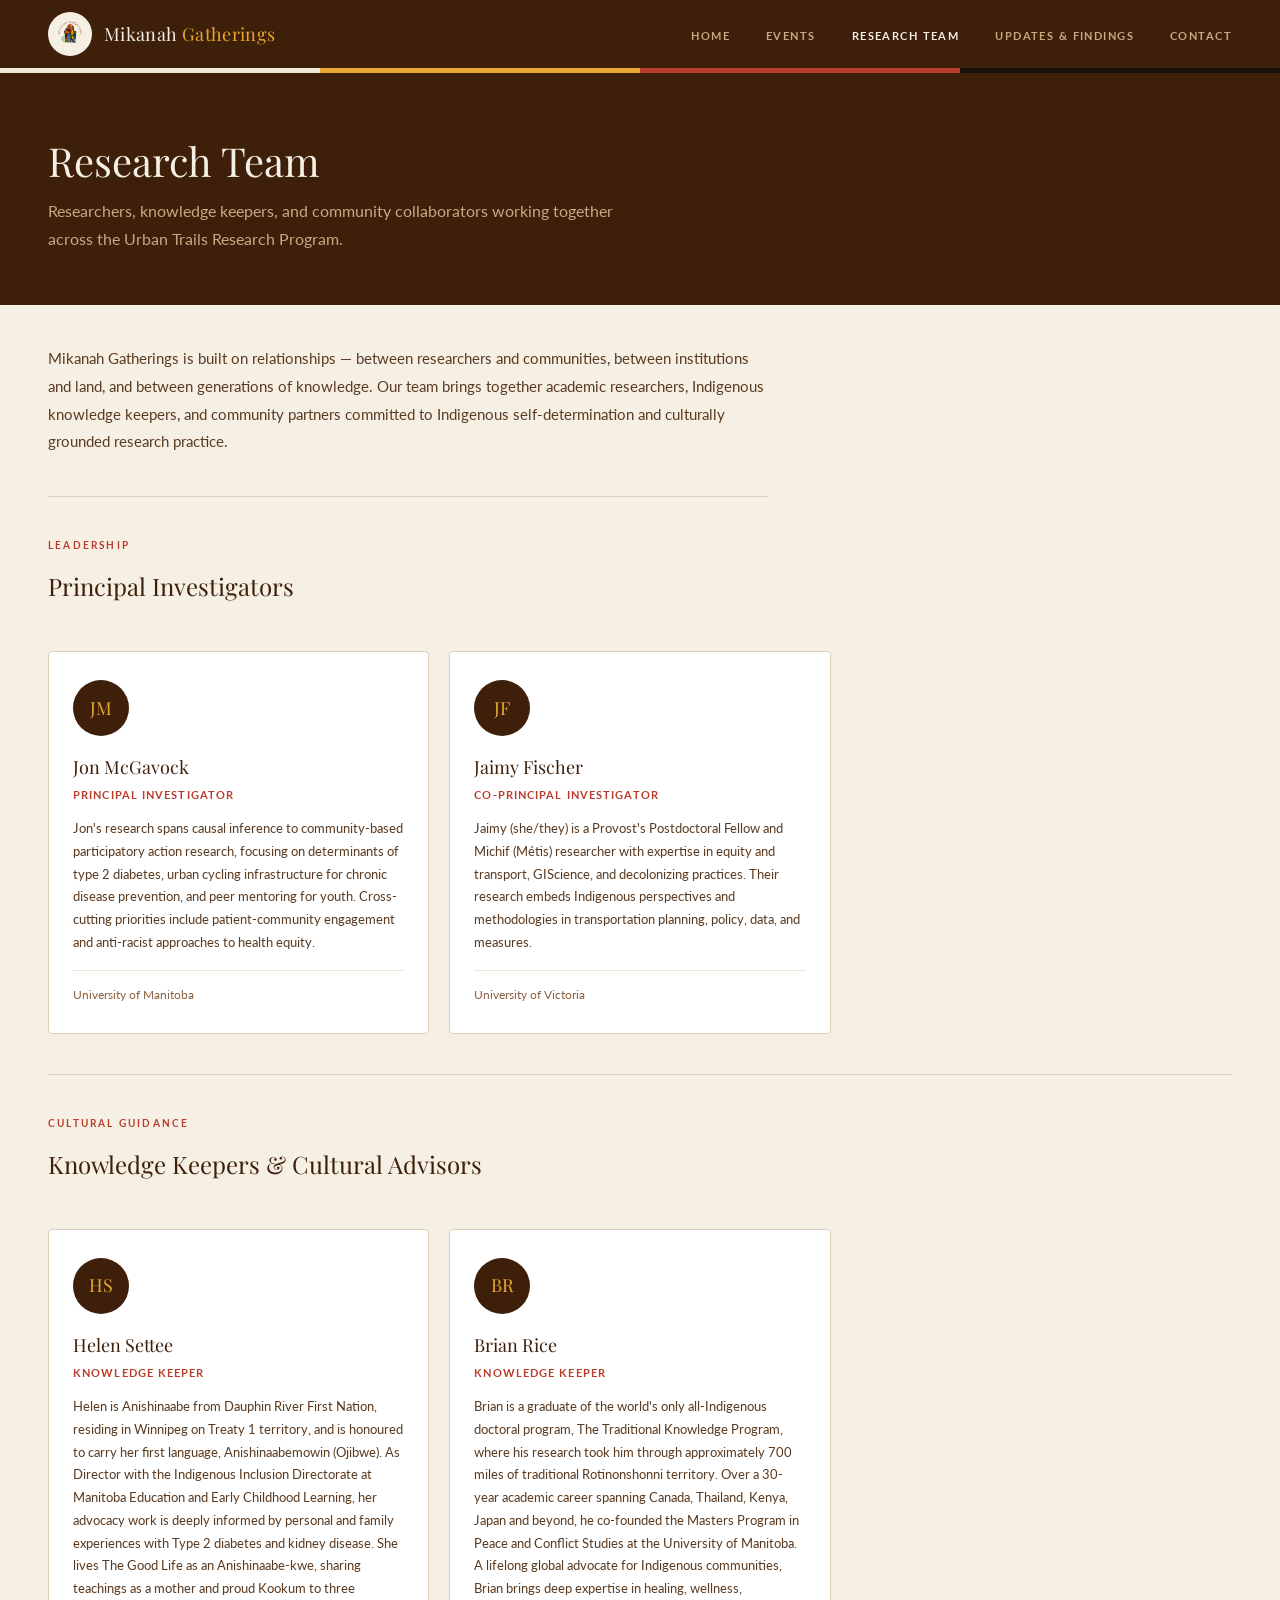
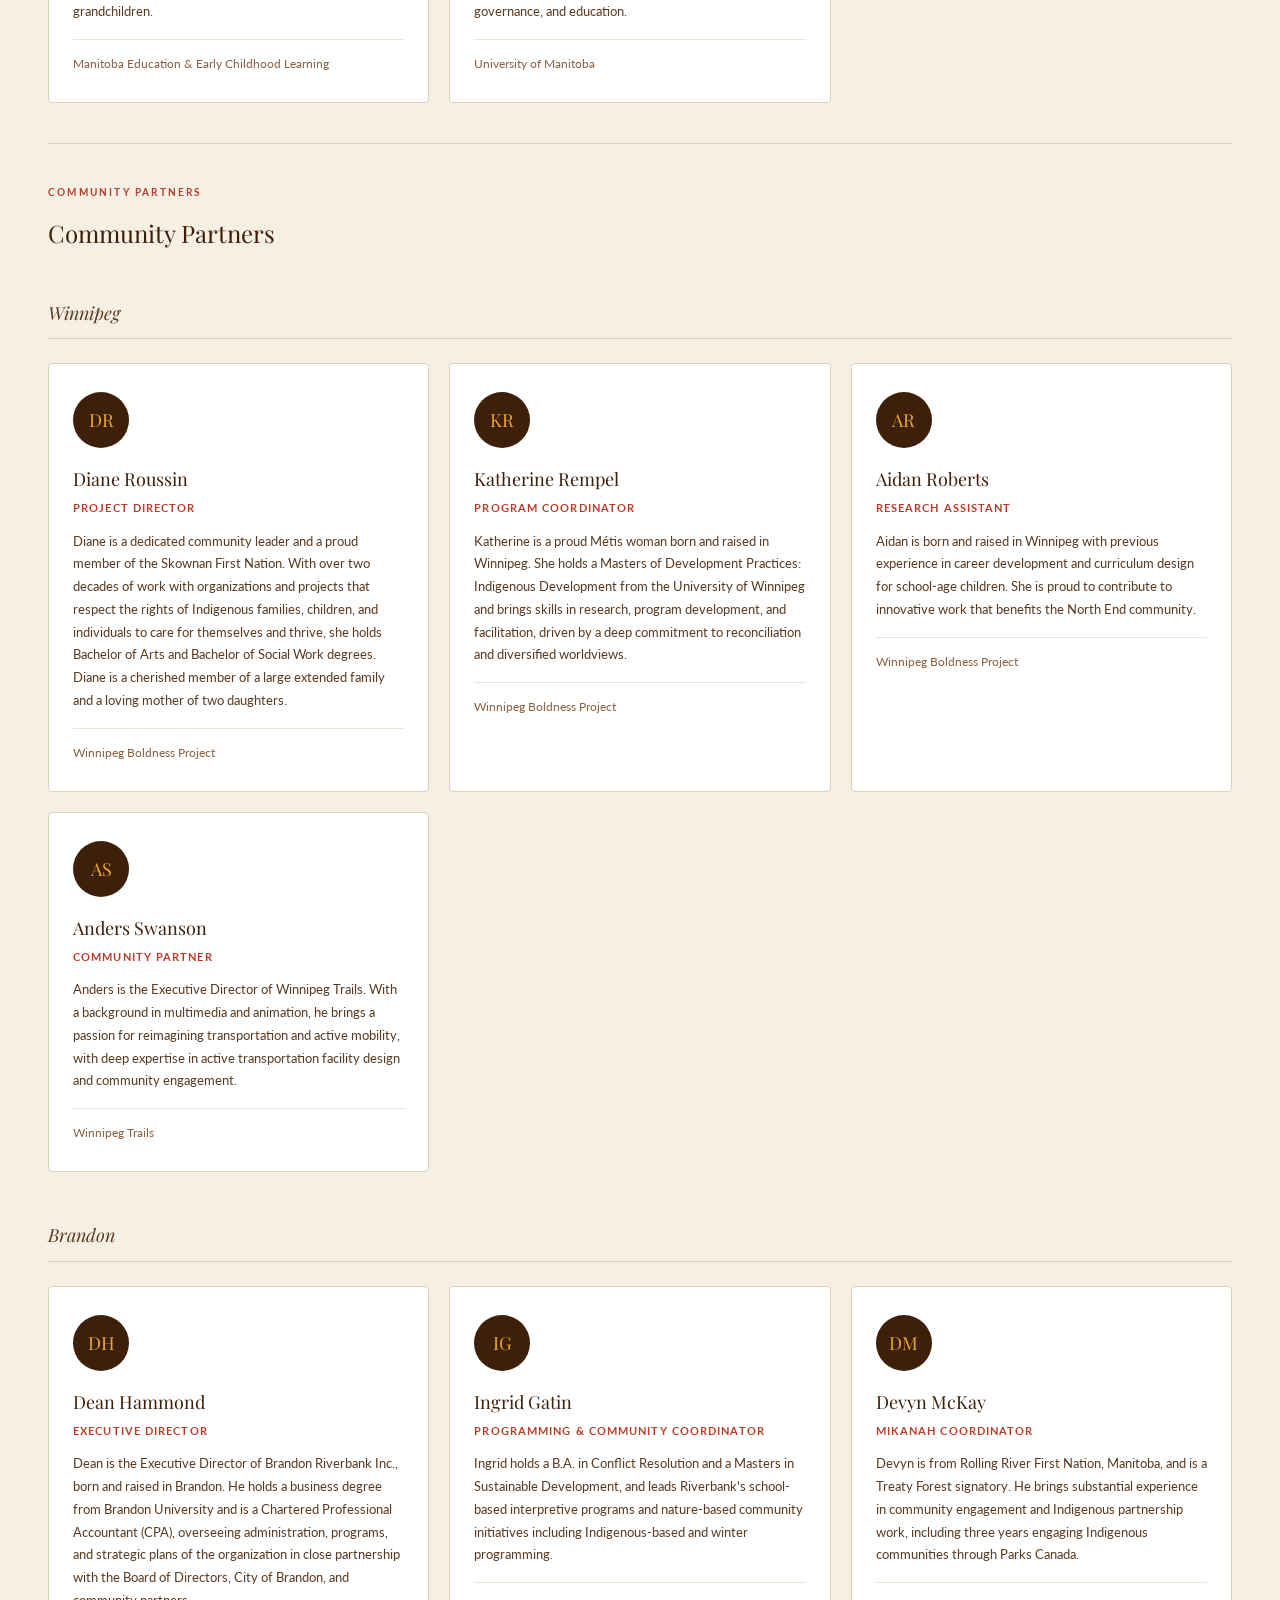
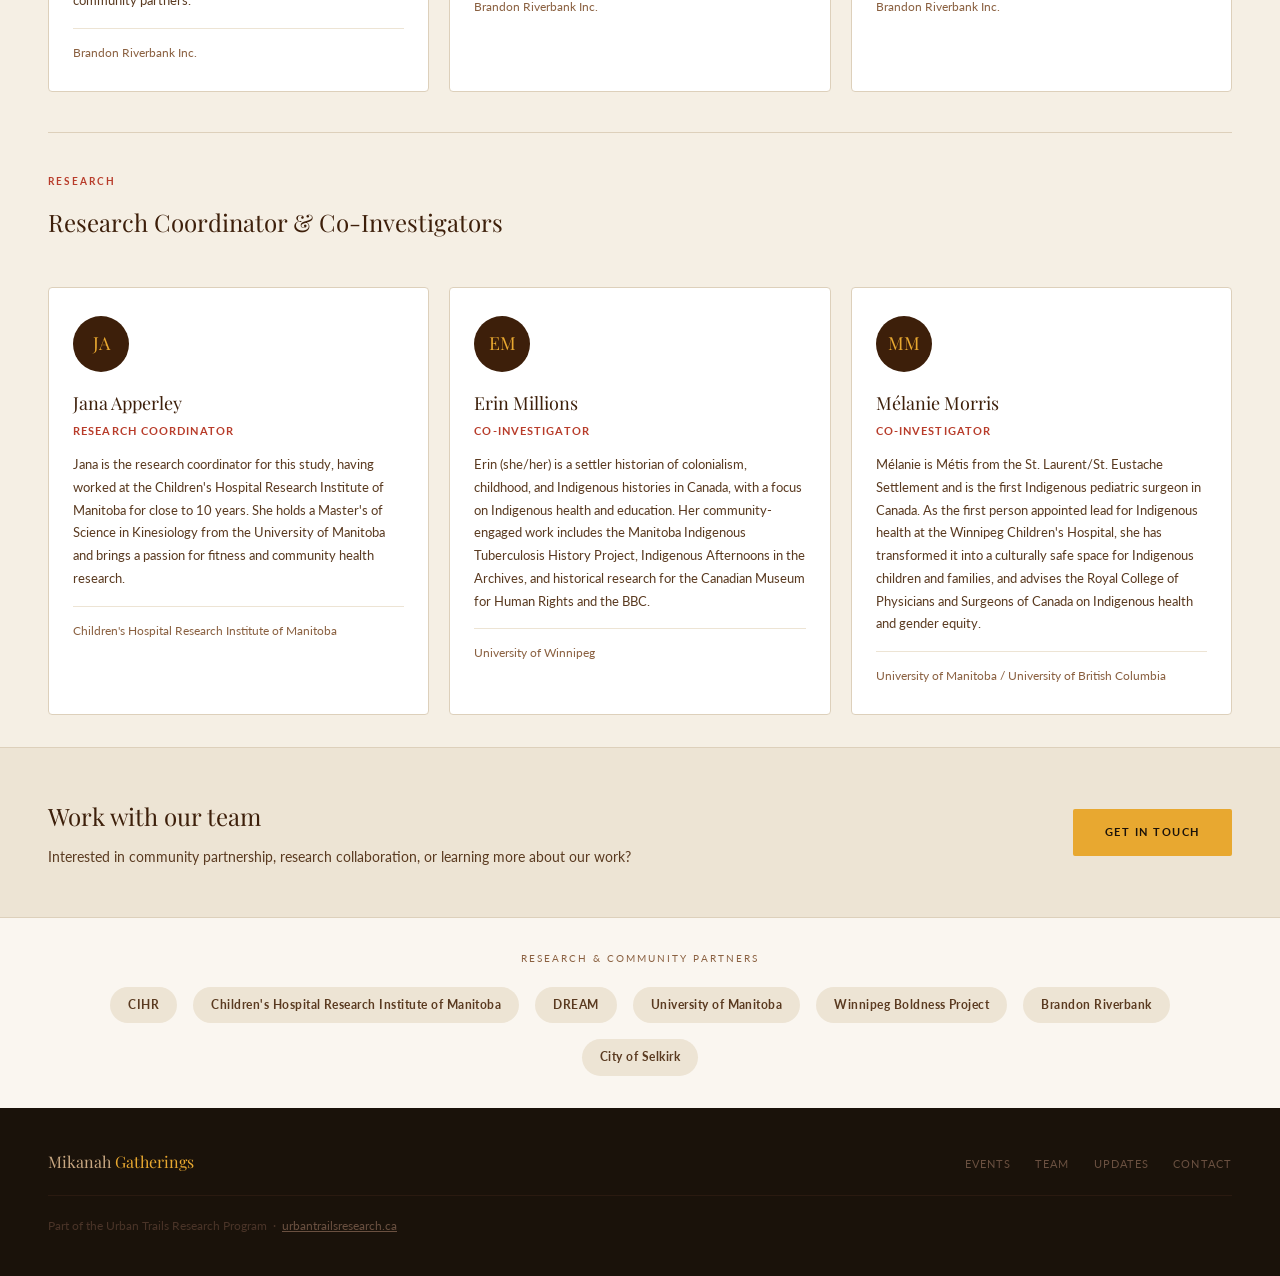
<file: mikanah-site/team.html>
<!DOCTYPE html>
<html lang="en">
<head>
  <meta charset="UTF-8">
  <meta name="viewport" content="width=device-width, initial-scale=1.0">
  <title>Research Team — Mikanah Gatherings</title>
  <meta name="description" content="Meet the researchers, knowledge keepers, and community partners behind Mikanah Gatherings.">
  <link rel="stylesheet" href="style.css">
  <style>
    .team-intro {
      background: var(--cream);
      padding: 40px 48px 0;
    }
    .team-intro p {
      font-size: 15px;
      line-height: 1.85;
      color: var(--text-body);
      max-width: 720px;
      padding-bottom: 40px;
      border-bottom: 1px solid var(--border);
    }
    .team-section {
      padding: 40px 48px 8px;
      background: var(--cream);
    }
    .team-section h2 {
      font-family: 'Playfair Display', serif;
      font-size: 24px;
      font-weight: 400;
      color: var(--brown-dark);
      margin-bottom: 20px;
    }
    .team-subsection {
      padding: 16px 48px 8px;
      background: var(--cream);
    }
    .team-subsection h3 {
      font-family: 'Playfair Display', serif;
      font-size: 18px;
      font-weight: 400;
      color: var(--brown-mid);
      font-style: italic;
      padding-bottom: 10px;
      border-bottom: 1px solid var(--border);
    }
    .team-divider {
      height: 1px;
      background: var(--border);
      margin: 8px 48px 0;
    }
    .team-grid {
      display: grid;
      grid-template-columns: repeat(auto-fill, minmax(300px, 1fr));
      gap: 20px;
      padding: 16px 48px 32px;
      background: var(--cream);
    }
    .team-card {
      background: #fff;
      border: 1px solid var(--border);
      border-radius: 4px;
      padding: 28px 24px;
      transition: box-shadow 0.2s;
    }
    .team-card:hover { box-shadow: 0 4px 16px rgba(61,31,10,0.08); }
    .team-avatar {
      width: 56px;
      height: 56px;
      border-radius: 50%;
      background: var(--brown-dark);
      display: flex;
      align-items: center;
      justify-content: center;
      font-family: 'Playfair Display', serif;
      font-size: 18px;
      color: var(--gold);
      margin-bottom: 16px;
    }
    .team-card h3 {
      font-family: 'Playfair Display', serif;
      font-size: 18px;
      font-weight: 400;
      color: var(--brown-dark);
      margin-bottom: 4px;
    }
    .team-role {
      font-size: 11px;
      letter-spacing: 0.1em;
      text-transform: uppercase;
      color: var(--red);
      font-weight: 700;
      margin-bottom: 12px;
    }
    .team-card p {
      font-size: 13px;
      line-height: 1.75;
      color: var(--text-body);
    }
    .team-institution {
      margin-top: 16px;
      padding-top: 14px;
      border-top: 1px solid var(--cream-mid);
      font-size: 12px;
      color: var(--text-muted);
    }
    .contact-cta {
      background: var(--cream-mid);
      padding: 48px;
      display: flex;
      justify-content: space-between;
      align-items: center;
      gap: 24px;
      flex-wrap: wrap;
      border-top: 1px solid var(--border);
    }
    .contact-cta h2 {
      font-family: 'Playfair Display', serif;
      font-size: 24px;
      font-weight: 400;
      color: var(--brown-dark);
      margin-bottom: 8px;
    }
    .contact-cta p { font-size: 14px; color: var(--text-body); }
    @media (max-width: 768px) {
      .team-intro, .team-section, .team-subsection { padding-left: 20px; padding-right: 20px; }
      .team-grid { grid-template-columns: 1fr; padding-left: 20px; padding-right: 20px; }
      .team-divider { margin-left: 20px; margin-right: 20px; }
      .contact-cta { padding: 32px 20px; flex-direction: column; align-items: flex-start; }
    }
  </style>
</head>
<body>

  <nav class="site-nav">
    <a href="index.html" class="nav-logo">
      <img src="images/logo.png" alt="Mikanah Gatherings logo">
      <span class="nav-logo-text">Mikanah <span>Gatherings</span></span>
    </a>
    <button class="nav-toggle" aria-label="Toggle menu" onclick="document.querySelector('.nav-links').classList.toggle('open')">
      <span></span><span></span><span></span>
    </button>
    <ul class="nav-links">
      <li><a href="index.html">Home</a></li>
      <li><a href="events.html">Events</a></li>
      <li><a href="team.html" class="active">Research Team</a></li>
      <li><a href="updates.html">Updates &amp; Findings</a></li>
      <li><a href="contact.html">Contact</a></li>
    </ul>
  </nav>
  <div class="sacred-strip">
    <span class="s-white"></span><span class="s-yellow"></span><span class="s-red"></span><span class="s-black"></span>
  </div>

  <div class="page-hero">
    <h1>Research Team</h1>
    <p>Researchers, knowledge keepers, and community collaborators working together across the Urban Trails Research Program.</p>
  </div>

  <div class="team-intro">
    <p>Mikanah Gatherings is built on relationships — between researchers and communities, between institutions and land, and between generations of knowledge. Our team brings together academic researchers, Indigenous knowledge keepers, and community partners committed to Indigenous self-determination and culturally grounded research practice.</p>
  </div>

  <!-- 1. PRINCIPAL INVESTIGATORS -->
  <section class="team-section">
    <div class="section-label">Leadership</div>
    <h2>Principal Investigators</h2>
  </section>
  <div class="team-grid">
    <div class="team-card">
      <div class="team-avatar">JM</div>
      <h3>Jon McGavock</h3>
      <div class="team-role">Principal Investigator</div>
      <p>Jon's research spans causal inference to community-based participatory action research, focusing on determinants of type 2 diabetes, urban cycling infrastructure for chronic disease prevention, and peer mentoring for youth. Cross-cutting priorities include patient-community engagement and anti-racist approaches to health equity.</p>
      <div class="team-institution">University of Manitoba</div>
    </div>
    <div class="team-card">
      <div class="team-avatar">JF</div>
      <h3>Jaimy Fischer</h3>
      <div class="team-role">Co-Principal Investigator</div>
      <p>Jaimy (she/they) is a Provost's Postdoctoral Fellow and Michif (Métis) researcher with expertise in equity and transport, GIScience, and decolonizing practices. Their research embeds Indigenous perspectives and methodologies in transportation planning, policy, data, and measures.</p>
      <div class="team-institution">University of Victoria</div>
    </div>
  </div>

  <!-- 2. KNOWLEDGE KEEPERS -->
  <div class="team-divider"></div>
  <section class="team-section">
    <div class="section-label">Cultural Guidance</div>
    <h2>Knowledge Keepers &amp; Cultural Advisors</h2>
  </section>
  <div class="team-grid">
    <div class="team-card">
      <div class="team-avatar">HS</div>
      <h3>Helen Settee</h3>
      <div class="team-role">Knowledge Keeper</div>
      <p>Helen is Anishinaabe from Dauphin River First Nation, residing in Winnipeg on Treaty 1 territory, and is honoured to carry her first language, Anishinaabemowin (Ojibwe). As Director with the Indigenous Inclusion Directorate at Manitoba Education and Early Childhood Learning, her advocacy work is deeply informed by personal and family experiences with Type 2 diabetes and kidney disease. She lives The Good Life as an Anishinaabe-kwe, sharing teachings as a mother and proud Kookum to three grandchildren.</p>
      <div class="team-institution">Manitoba Education &amp; Early Childhood Learning</div>
    </div>
    <div class="team-card">
      <div class="team-avatar">BR</div>
      <h3>Brian Rice</h3>
      <div class="team-role">Knowledge Keeper</div>
      <p>Brian is a graduate of the world's only all-Indigenous doctoral program, The Traditional Knowledge Program, where his research took him through approximately 700 miles of traditional Rotinonshonni territory. Over a 30-year academic career spanning Canada, Thailand, Kenya, Japan and beyond, he co-founded the Masters Program in Peace and Conflict Studies at the University of Manitoba. A lifelong global advocate for Indigenous communities, Brian brings deep expertise in healing, wellness, governance, and education.</p>
      <div class="team-institution">University of Manitoba</div>
    </div>
  </div>

  <!-- 3. COMMUNITY PARTNERS -->
  <div class="team-divider"></div>
  <section class="team-section">
    <div class="section-label">Community Partners</div>
    <h2>Community Partners</h2>
  </section>

  <div class="team-subsection"><h3>Winnipeg</h3></div>
  <div class="team-grid">
    <div class="team-card">
      <div class="team-avatar">DR</div>
      <h3>Diane Roussin</h3>
      <div class="team-role">Project Director</div>
      <p>Diane is a dedicated community leader and a proud member of the Skownan First Nation. With over two decades of work with organizations and projects that respect the rights of Indigenous families, children, and individuals to care for themselves and thrive, she holds Bachelor of Arts and Bachelor of Social Work degrees. Diane is a cherished member of a large extended family and a loving mother of two daughters.</p>
      <div class="team-institution">Winnipeg Boldness Project</div>
    </div>
    <div class="team-card">
      <div class="team-avatar">KR</div>
      <h3>Katherine Rempel</h3>
      <div class="team-role">Program Coordinator</div>
      <p>Katherine is a proud Métis woman born and raised in Winnipeg. She holds a Masters of Development Practices: Indigenous Development from the University of Winnipeg and brings skills in research, program development, and facilitation, driven by a deep commitment to reconciliation and diversified worldviews.</p>
      <div class="team-institution">Winnipeg Boldness Project</div>
    </div>
    <div class="team-card">
      <div class="team-avatar">AR</div>
      <h3>Aidan Roberts</h3>
      <div class="team-role">Research Assistant</div>
      <p>Aidan is born and raised in Winnipeg with previous experience in career development and curriculum design for school-age children. She is proud to contribute to innovative work that benefits the North End community.</p>
      <div class="team-institution">Winnipeg Boldness Project</div>
    </div>
    <div class="team-card">
      <div class="team-avatar">AS</div>
      <h3>Anders Swanson</h3>
      <div class="team-role">Community Partner</div>
      <p>Anders is the Executive Director of Winnipeg Trails. With a background in multimedia and animation, he brings a passion for reimagining transportation and active mobility, with deep expertise in active transportation facility design and community engagement.</p>
      <div class="team-institution">Winnipeg Trails</div>
    </div>
  </div>

  <div class="team-subsection"><h3>Brandon</h3></div>
  <div class="team-grid">
    <div class="team-card">
      <div class="team-avatar">DH</div>
      <h3>Dean Hammond</h3>
      <div class="team-role">Executive Director</div>
      <p>Dean is the Executive Director of Brandon Riverbank Inc., born and raised in Brandon. He holds a business degree from Brandon University and is a Chartered Professional Accountant (CPA), overseeing administration, programs, and strategic plans of the organization in close partnership with the Board of Directors, City of Brandon, and community partners.</p>
      <div class="team-institution">Brandon Riverbank Inc.</div>
    </div>
    <div class="team-card">
      <div class="team-avatar">IG</div>
      <h3>Ingrid Gatin</h3>
      <div class="team-role">Programming &amp; Community Coordinator</div>
      <p>Ingrid holds a B.A. in Conflict Resolution and a Masters in Sustainable Development, and leads Riverbank's school-based interpretive programs and nature-based community initiatives including Indigenous-based and winter programming.</p>
      <div class="team-institution">Brandon Riverbank Inc.</div>
    </div>
    <div class="team-card">
      <div class="team-avatar">DM</div>
      <h3>Devyn McKay</h3>
      <div class="team-role">Mikanah Coordinator</div>
      <p>Devyn is from Rolling River First Nation, Manitoba, and is a Treaty Forest signatory. He brings substantial experience in community engagement and Indigenous partnership work, including three years engaging Indigenous communities through Parks Canada.</p>
      <div class="team-institution">Brandon Riverbank Inc.</div>
    </div>
  </div>

  <!-- 4. RESEARCH COORDINATOR & CO-INVESTIGATORS -->
  <div class="team-divider"></div>
  <section class="team-section">
    <div class="section-label">Research</div>
    <h2>Research Coordinator &amp; Co-Investigators</h2>
  </section>
  <div class="team-grid">
    <div class="team-card">
      <div class="team-avatar">JA</div>
      <h3>Jana Apperley</h3>
      <div class="team-role">Research Coordinator</div>
      <p>Jana is the research coordinator for this study, having worked at the Children's Hospital Research Institute of Manitoba for close to 10 years. She holds a Master's of Science in Kinesiology from the University of Manitoba and brings a passion for fitness and community health research.</p>
      <div class="team-institution">Children's Hospital Research Institute of Manitoba</div>
    </div>
    <div class="team-card">
      <div class="team-avatar">EM</div>
      <h3>Erin Millions</h3>
      <div class="team-role">Co-Investigator</div>
      <p>Erin (she/her) is a settler historian of colonialism, childhood, and Indigenous histories in Canada, with a focus on Indigenous health and education. Her community-engaged work includes the Manitoba Indigenous Tuberculosis History Project, Indigenous Afternoons in the Archives, and historical research for the Canadian Museum for Human Rights and the BBC.</p>
      <div class="team-institution">University of Winnipeg</div>
    </div>
    <div class="team-card">
      <div class="team-avatar">MM</div>
      <h3>Mélanie Morris</h3>
      <div class="team-role">Co-Investigator</div>
      <p>Mélanie is Métis from the St. Laurent/St. Eustache Settlement and is the first Indigenous pediatric surgeon in Canada. As the first person appointed lead for Indigenous health at the Winnipeg Children's Hospital, she has transformed it into a culturally safe space for Indigenous children and families, and advises the Royal College of Physicians and Surgeons of Canada on Indigenous health and gender equity.</p>
      <div class="team-institution">University of Manitoba / University of British Columbia</div>
    </div>
  </div>

  <div class="contact-cta">
    <div>
      <h2>Work with our team</h2>
      <p>Interested in community partnership, research collaboration, or learning more about our work?</p>
    </div>
    <a href="contact.html" class="btn-primary">Get in Touch</a>
  </div>

  <div class="partners-bar">
    <p>Research &amp; Community Partners</p>
    <div class="partner-logos">
      <a href="https://cihr-irsc.gc.ca/e/193.html" target="_blank" class="partner-pill">CIHR</a>
      <a href="https://www.chrim.ca/" target="_blank" class="partner-pill">Children's Hospital Research Institute of Manitoba</a>
      <a href="https://www.dreamdiabetesresearch.com/" target="_blank" class="partner-pill">DREAM</a>
      <a href="https://umanitoba.ca/" target="_blank" class="partner-pill">University of Manitoba</a>
      <a href="https://www.winnipegboldness.ca/" target="_blank" class="partner-pill">Winnipeg Boldness Project</a>
      <a href="https://riverbank.mb.ca/" target="_blank" class="partner-pill">Brandon Riverbank</a>
      <a href="https://www.myselkirk.ca/" target="_blank" class="partner-pill">City of Selkirk</a>
    </div>
  </div>

  <footer class="site-footer">
    <div class="footer-logo">Mikanah <span>Gatherings</span></div>
    <ul class="footer-links">
      <li><a href="events.html">Events</a></li>
      <li><a href="team.html">Team</a></li>
      <li><a href="updates.html">Updates</a></li>
      <li><a href="contact.html">Contact</a></li>
    </ul>
    <div class="footer-note">
      Part of the Urban Trails Research Program &nbsp;·&nbsp;
      <a href="https://www.urbantrailsresearch.ca" style="color:#6a5040;">urbantrailsresearch.ca</a>
    </div>
  </footer>

</body>
</html>
</file>
<file: mikanah-site/style.css>
@import url('https://fonts.googleapis.com/css2?family=Playfair+Display:ital,wght@0,400;0,600;1,400&family=Lato:wght@300;400;700&display=swap');

*, *::before, *::after { box-sizing: border-box; margin: 0; padding: 0; }

:root {
  --brown-dark:   #3d1f0a;
  --brown-mid:    #5a3a20;
  --brown-light:  #c9a882;
  --cream:        #f5efe4;
  --cream-mid:    #ede4d4;
  --cream-light:  #faf6f0;
  --gold:         #e8a830;
  --red:          #b83c2a;
  --off-white:    #f0e8d8;
  --near-black:   #1a120a;
  --border:       #ddd0bb;
  --text-muted:   #8a6040;
  --text-body:    #5a3a20;
}

html { scroll-behavior: smooth; }
body { font-family: 'Lato', sans-serif; background: var(--cream); color: var(--brown-dark); line-height: 1.7; font-size: 16px; }

.sacred-strip { display: flex; height: 5px; width: 100%; }
.sacred-strip span { flex: 1; }
.s-white  { background: var(--off-white); }
.s-yellow { background: var(--gold); }
.s-red    { background: var(--red); }
.s-black  { background: var(--near-black); }

.site-nav { background: var(--brown-dark); display: flex; align-items: center; justify-content: space-between; padding: 0 48px; height: 68px; position: sticky; top: 0; z-index: 100; }
.nav-logo { display: flex; align-items: center; gap: 12px; text-decoration: none; }
.nav-logo img { height: 44px; width: 44px; object-fit: contain; border-radius: 50%; background: var(--cream); padding: 2px; }
.nav-logo-text { font-family: 'Playfair Display', serif; font-size: 18px; color: var(--cream); letter-spacing: 0.02em; }
.nav-logo-text span { color: var(--gold); }
.nav-links { display: flex; gap: 36px; list-style: none; }
.nav-links a { font-size: 11px; letter-spacing: 0.13em; text-transform: uppercase; color: var(--brown-light); text-decoration: none; transition: color 0.2s; font-weight: 700; }
.nav-links a:hover, .nav-links a.active { color: var(--cream); }
.nav-toggle { display: none; background: none; border: none; cursor: pointer; flex-direction: column; gap: 5px; padding: 4px; }
.nav-toggle span { display: block; width: 24px; height: 2px; background: var(--cream); border-radius: 2px; }

.site-footer { background: var(--near-black); padding: 40px 48px; display: flex; justify-content: space-between; align-items: center; flex-wrap: wrap; gap: 16px; }
.footer-logo { font-family: 'Playfair Display', serif; font-size: 16px; color: var(--brown-light); }
.footer-logo span { color: var(--gold); }
.footer-links { display: flex; gap: 24px; list-style: none; }
.footer-links a { font-size: 11px; letter-spacing: 0.1em; text-transform: uppercase; color: #6a5040; text-decoration: none; }
.footer-links a:hover { color: var(--brown-light); }
.footer-note { font-size: 12px; color: #4a3428; width: 100%; padding-top: 20px; border-top: 1px solid #2a1a10; margin-top: 4px; }

.btn-primary { display: inline-block; background: var(--gold); color: var(--near-black); font-family: 'Lato', sans-serif; font-size: 11px; letter-spacing: 0.14em; text-transform: uppercase; font-weight: 700; padding: 14px 32px; border-radius: 2px; text-decoration: none; border: none; cursor: pointer; transition: background 0.2s, transform 0.1s; }
.btn-primary:hover { background: #d49920; transform: translateY(-1px); }
.btn-outline { display: inline-block; background: transparent; color: var(--cream); font-family: 'Lato', sans-serif; font-size: 11px; letter-spacing: 0.14em; text-transform: uppercase; font-weight: 700; padding: 13px 32px; border-radius: 2px; border: 1px solid rgba(245,239,228,0.4); text-decoration: none; cursor: pointer; transition: border-color 0.2s, background 0.2s; }
.btn-outline:hover { border-color: var(--cream); background: rgba(245,239,228,0.08); }

.section-label { font-size: 10px; letter-spacing: 0.22em; text-transform: uppercase; color: var(--red); margin-bottom: 12px; font-weight: 700; }

.page-hero { background: var(--brown-dark); padding: 64px 48px 52px; }
.page-hero h1 { font-family: 'Playfair Display', serif; font-size: 40px; font-weight: 400; color: var(--cream); margin-bottom: 12px; line-height: 1.2; }
.page-hero p { font-size: 16px; color: var(--brown-light); max-width: 580px; line-height: 1.75; }

.partners-bar { background: var(--cream-light); padding: 32px 48px; border-top: 1px solid var(--border); }
.partners-bar p { font-size: 10px; letter-spacing: 0.2em; text-transform: uppercase; color: var(--text-muted); text-align: center; margin-bottom: 20px; }
.partner-logos { display: flex; justify-content: center; gap: 16px; flex-wrap: wrap; align-items: center; }
.partner-pill { background: var(--cream-mid); padding: 8px 18px; border-radius: 20px; font-size: 12px; font-weight: 700; color: var(--brown-mid); letter-spacing: 0.04em; text-decoration: none; transition: background 0.2s, color 0.2s; }
a.partner-pill:hover { background: var(--brown-dark); color: var(--cream); }

@media (max-width: 768px) {
  .site-nav { padding: 0 20px; }
  .nav-links { display: none; flex-direction: column; position: absolute; top: 68px; left: 0; right: 0; background: var(--brown-dark); padding: 20px; gap: 0; }
  .nav-links.open { display: flex; }
  .nav-links li { border-bottom: 1px solid rgba(255,255,255,0.06); }
  .nav-links a { display: block; padding: 14px 0; }
  .nav-toggle { display: flex; }
  .page-hero { padding: 48px 20px 40px; }
  .page-hero h1 { font-size: 30px; }
  .site-footer { padding: 32px 20px; flex-direction: column; align-items: flex-start; }
  .partners-bar { padding: 32px 20px; }
}
</file>
